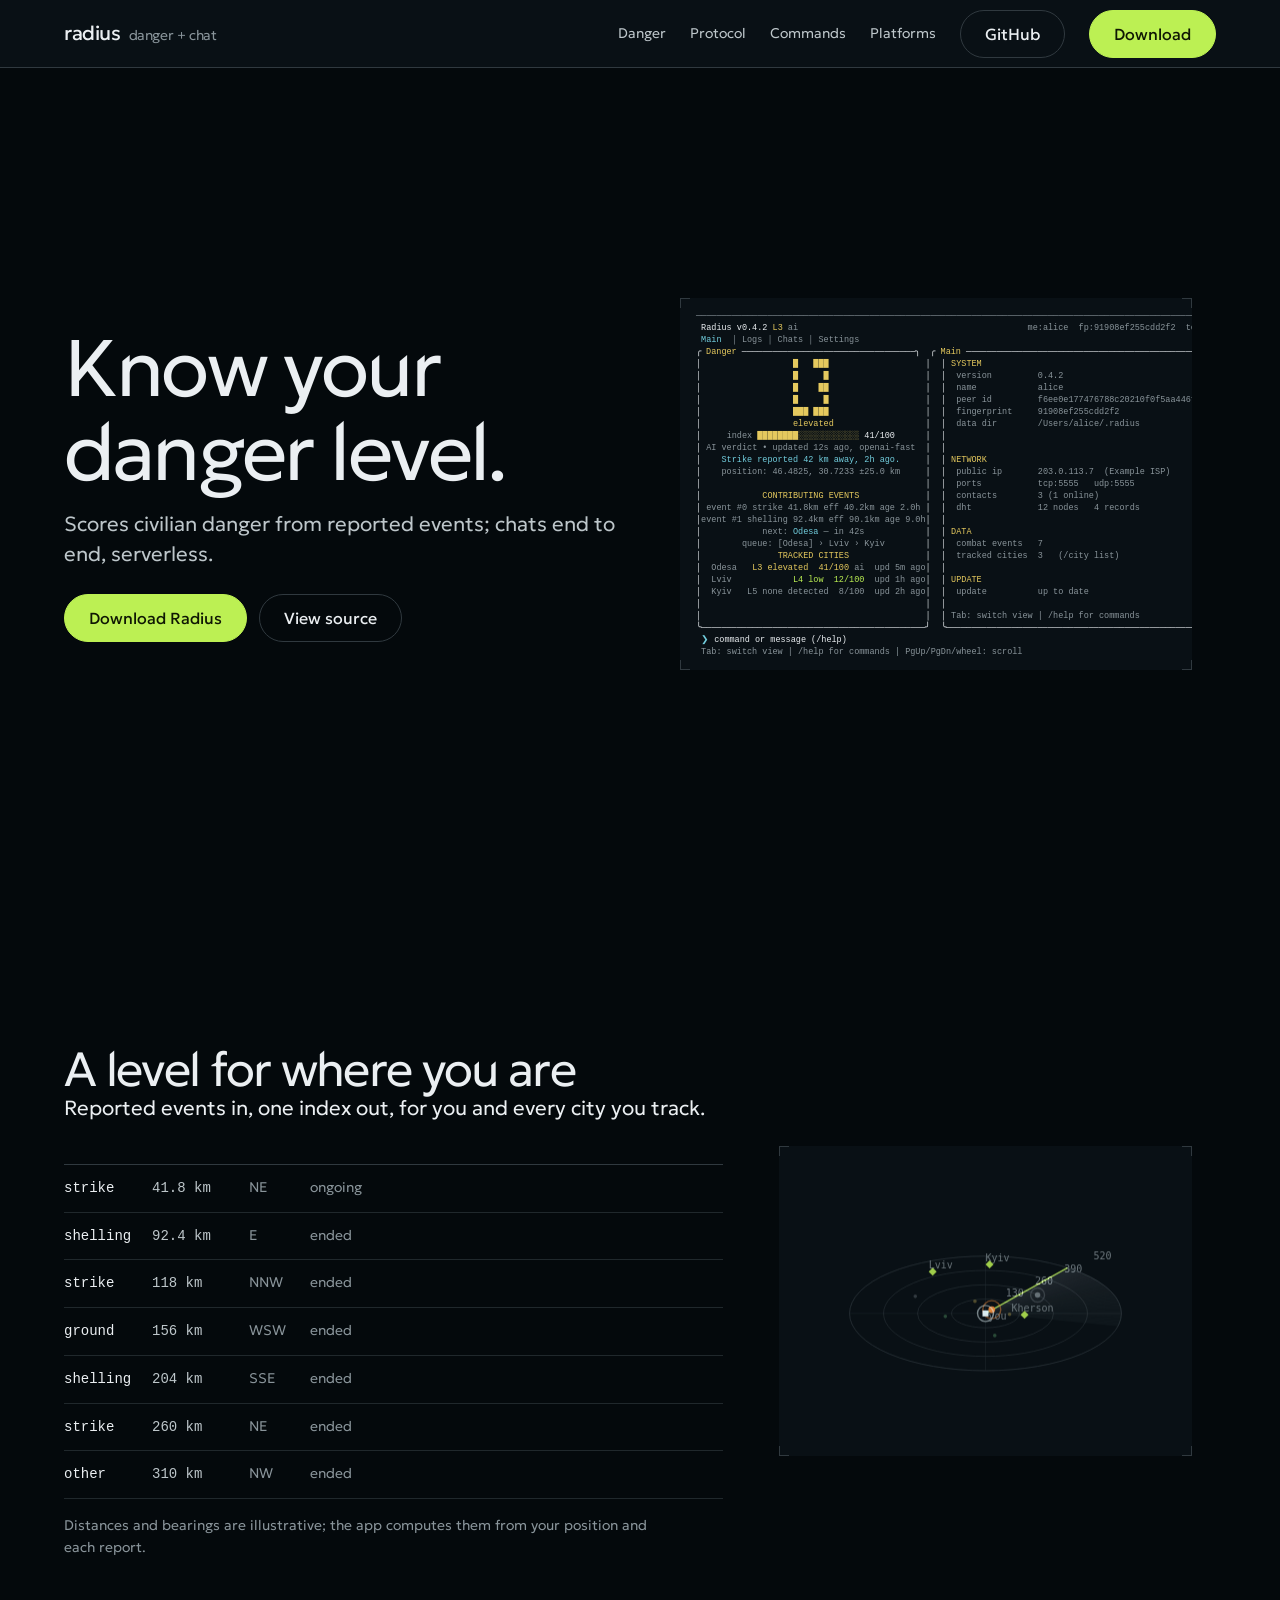
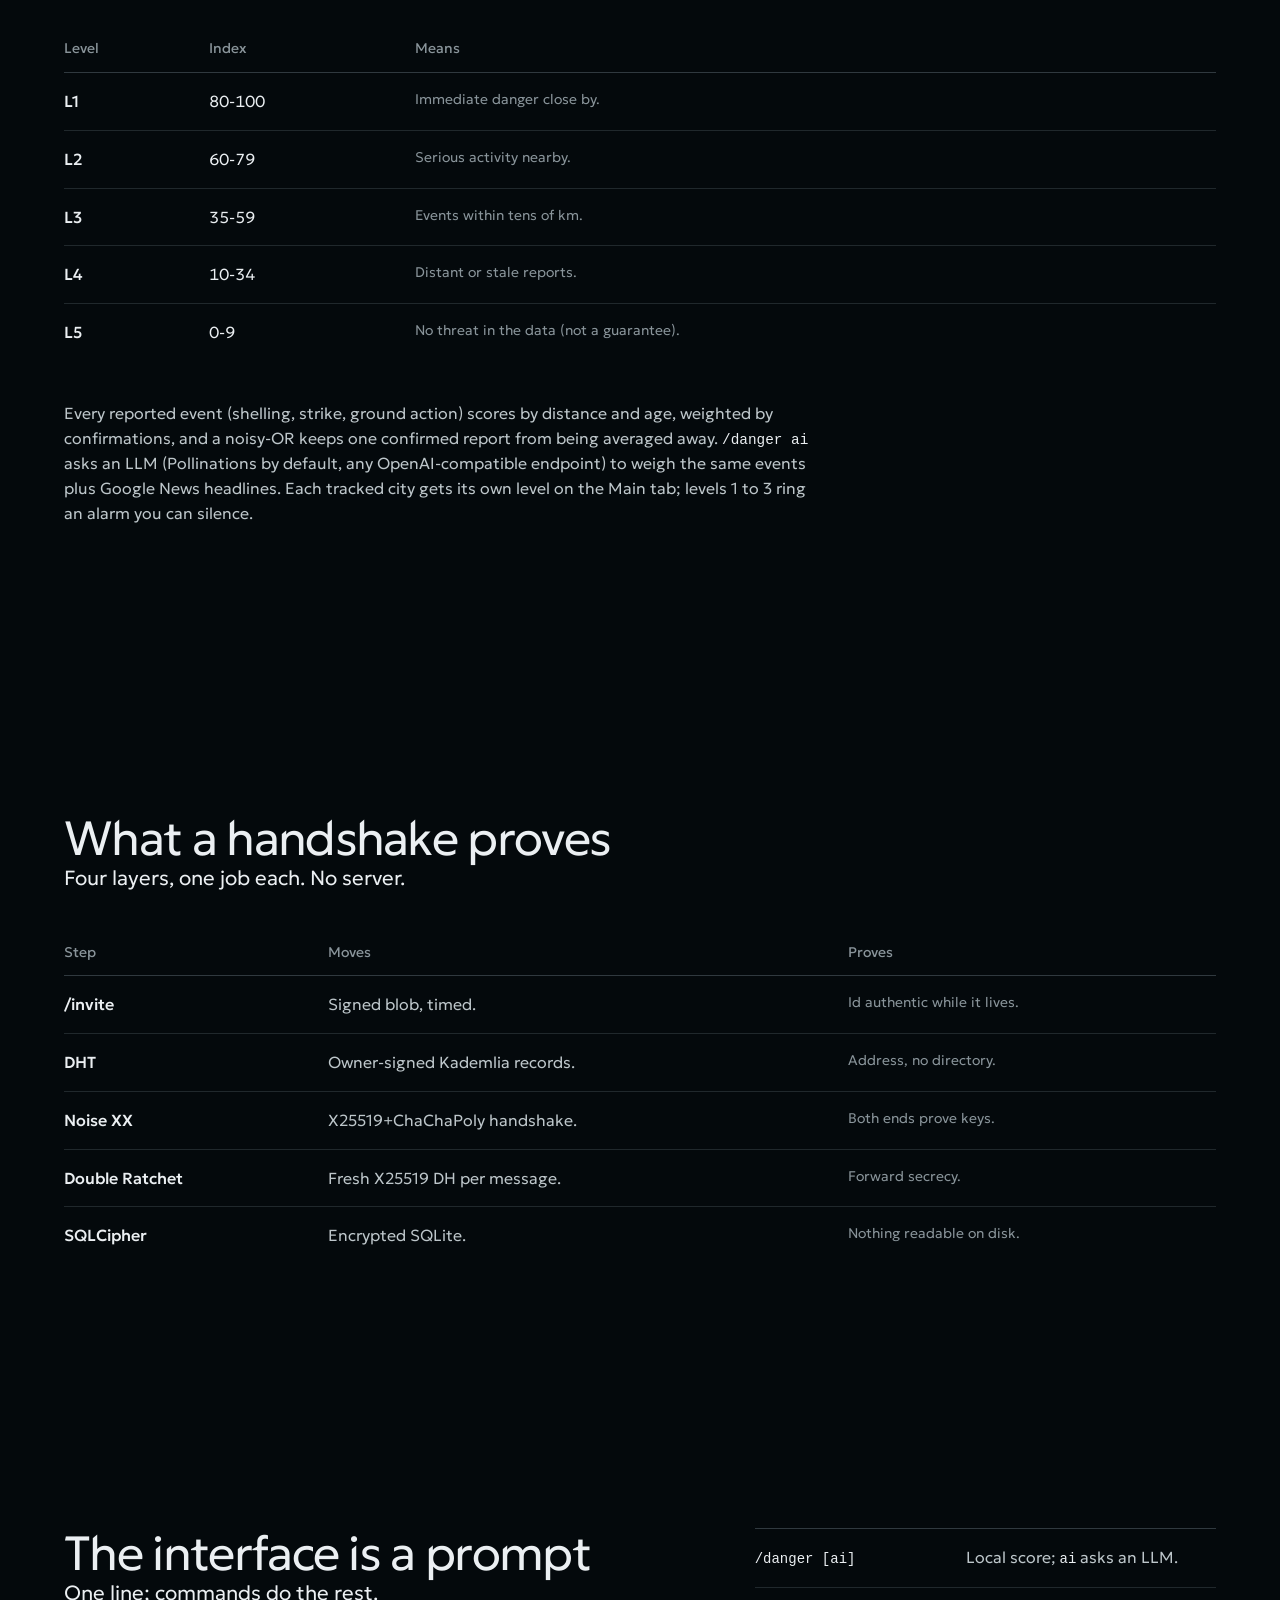
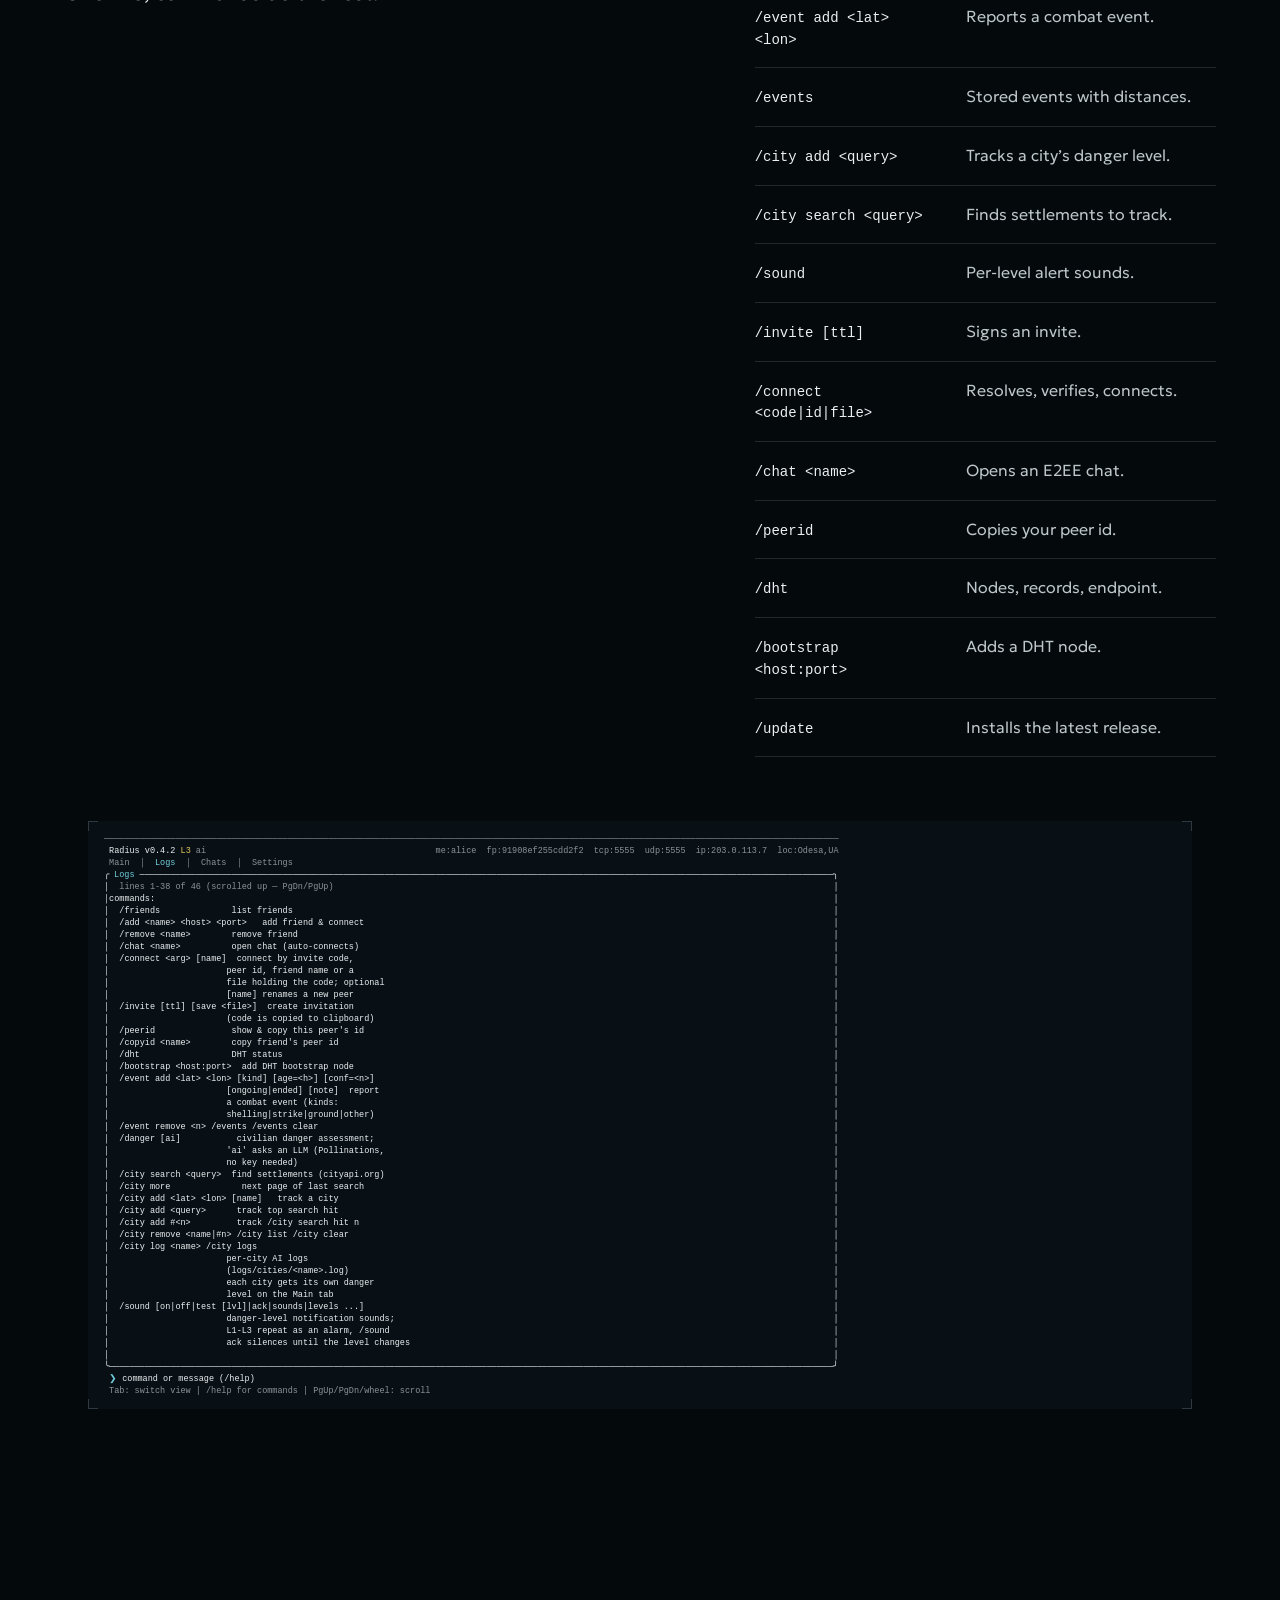
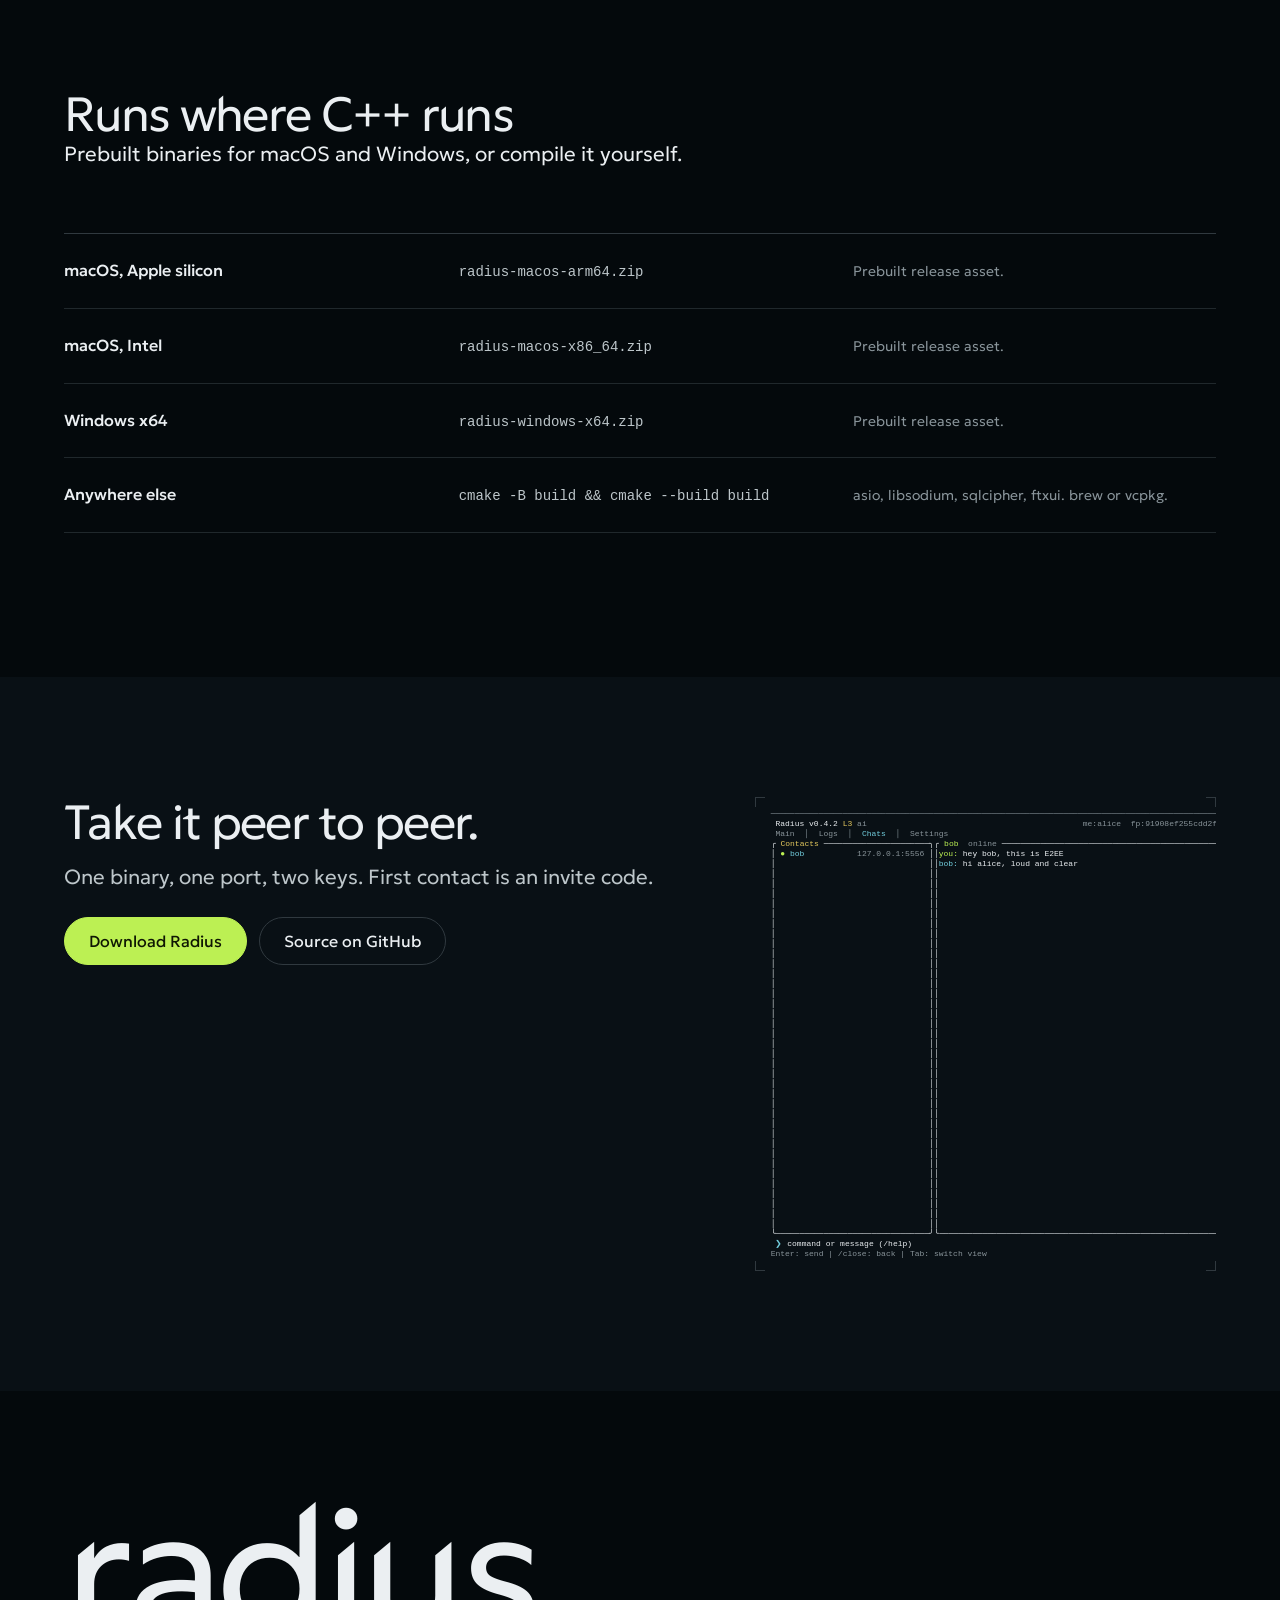
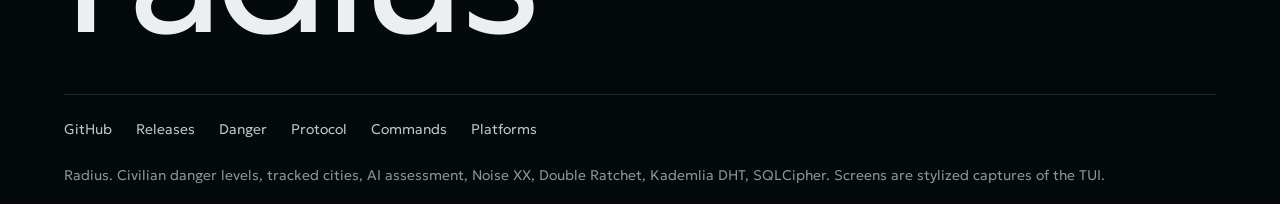
<file: landing/index.html>
<!DOCTYPE html>
<html lang="en">
<head>
<meta charset="utf-8">
<meta name="viewport" content="width=device-width, initial-scale=1">
<title>Radius: danger monitor and E2EE chat for the terminal</title>
<meta name="description" content="Radius is a terminal app that scores civilian danger from reported combat events (five levels, tracked cities, optional AI assessment) and chats end-to-end over Noise XX, Double Ratchet and a Kademlia DHT. No servers, no accounts.">
<link rel="preconnect" href="https://fonts.googleapis.com">
<link rel="preconnect" href="https://fonts.gstatic.com" crossorigin>
<link href="https://fonts.googleapis.com/css2?family=Geologica:wght,CRSV,SHRP@200..500,0,0..100&display=swap" rel="stylesheet">
<link rel="stylesheet" href="./page.css">
<script>document.documentElement.classList.add('js');</script>
</head>
<body>
<a class="skip" href="#main">Skip to content</a>

<header class="nav">
  <div class="container nav__in">
    <a class="wordmark" href="#top" aria-label="Radius, back to top">radius<small>danger + chat</small></a>
    <nav class="nav__links" aria-label="Sections">
      <a href="#danger">Danger</a>
      <a href="#protocol">Protocol</a>
      <a href="#commands">Commands</a>
      <a href="#platforms">Platforms</a>
      <a class="btn btn--line" href="https://github.com/immersedin/enB" rel="noopener">GitHub</a>
      <a class="btn" href="https://github.com/immersedin/enB/releases" rel="noopener">Download</a>
    </nav>
  </div>
</header>

<main id="main">

  <!-- ============ hero: Settled ============ -->
  <section class="hero" id="top">
    <div class="container hero__grid">
      <div class="hero__copy" data-reveal>
        <h1>Know your danger level.</h1>
        <p class="lead">Scores civilian danger from reported events; chats end to end, serverless.</p>
        <div class="actions">
          <a class="btn" href="https://github.com/immersedin/enB/releases" rel="noopener">Download Radius</a>
          <a class="btn btn--line" href="https://github.com/immersedin/enB" rel="noopener">View source</a>
        </div>
      </div>
      <div class="hero__vis" data-reveal style="--i:1">
        <canvas class="cloud" id="cloud" aria-hidden="true"></canvas>
        <figure class="shot ticks" data-slot="main" data-kind="product" data-alt="The Radius Main tab: danger level L3 elevated with index 41, tracked cities and system state">
          <pre class="scr" role="img" aria-label="Radius Main tab: danger level L3 elevated, index 41, tracked cities and system state">
<span class="k-gray">────────────────────────────────────────────────────────────────────────────────────────────────────────────────────────────────────────────────</span>
<span class="k-b"> Radius</span><span class="k-b"> v0.4.2</span><span class="k-yellow k-b"> L3</span><span class="k-gray"> ai</span>                                             <span class="k-gray">me:alice  fp:91908ef255cdd2f2  tcp:5555  udp:5555  ip:203.0.113.7  loc:Odesa,UA</span>
<span class="k-cyan k-b"> Main </span><span class="k-gray"> │ Logs │ Chats │ Settings </span>
<span class="k-b">╭</span><span class="k-yellow"> Danger </span><span class="k-b">──────────────────────────────────╮</span><span class="k-b">  </span><span class="k-b">╭</span><span class="k-yellow"> Main </span><span class="k-b">──────────────────────────────────────────────────────────────────────────────────────╮</span>
<span class="k-b">│</span>                  <span class="k-yellow k-b">█   ███</span>                   <span class="k-b">│</span><span class="k-b">  </span><span class="k-b">│</span><span class="k-yellow k-b"> SYSTEM </span>                                                                                      <span class="k-b">│</span>
<span class="k-b">│</span>                  <span class="k-yellow k-b">█     █</span>                   <span class="k-b">│</span><span class="k-b">  </span><span class="k-b">│</span><span class="k-gray">  version         0.4.2</span>                                                                       <span class="k-b">│</span>
<span class="k-b">│</span>                  <span class="k-yellow k-b">█    ██</span>                   <span class="k-b">│</span><span class="k-b">  </span><span class="k-b">│</span><span class="k-gray">  name            alice</span>                                                                       <span class="k-b">│</span>
<span class="k-b">│</span>                  <span class="k-yellow k-b">█     █</span>                   <span class="k-b">│</span><span class="k-b">  </span><span class="k-b">│</span><span class="k-gray">  peer id         f6ee0e177476788c20210f0f5aa446fc28a90d38df219405fb83ab8f036a835b</span>            <span class="k-b">│</span>
<span class="k-b">│</span>                  <span class="k-yellow k-b">███ ███</span>                   <span class="k-b">│</span><span class="k-b">  </span><span class="k-b">│</span><span class="k-gray">  fingerprint     91908ef255cdd2f2</span>                                                            <span class="k-b">│</span>
<span class="k-b">│</span>                  <span class="k-yellow k-b">elevated</span>                  <span class="k-b">│</span><span class="k-b">  </span><span class="k-b">│</span><span class="k-gray">  data dir        /Users/alice/.radius</span>                                                      <span class="k-b">│</span>
<span class="k-b">│</span>     <span class="k-gray">index </span><span class="k-yellow">████████░░░░░░░░░░░░</span><span class="k-b"> 41/100</span>      <span class="k-b">│</span><span class="k-b">  </span><span class="k-b">│</span>                                                                                              <span class="k-b">│</span>
<span class="k-b">│</span> <span class="k-gray">AI verdict • updated 12s ago, openai-fast</span>  <span class="k-b">│</span><span class="k-b">  </span><span class="k-b">│</span>                                                                                              <span class="k-b">│</span>
<span class="k-b">│</span>    <span class="k-cyan">Strike reported 42 km away, 2h ago.</span>     <span class="k-b">│</span><span class="k-b">  </span><span class="k-b">│</span><span class="k-yellow k-b"> NETWORK </span>                                                                                     <span class="k-b">│</span>
<span class="k-b">│</span>    <span class="k-gray">position: 46.4825, 30.7233 ±25.0 km</span>     <span class="k-b">│</span><span class="k-b">  </span><span class="k-b">│</span><span class="k-gray">  public ip       203.0.113.7  (Example ISP)</span>                                                  <span class="k-b">│</span>
<span class="k-b">│</span>                                            <span class="k-b">│</span><span class="k-b">  </span><span class="k-b">│</span><span class="k-gray">  ports           tcp:5555   udp:5555</span>                                                         <span class="k-b">│</span>
<span class="k-b">│</span>            <span class="k-yellow k-b">CONTRIBUTING EVENTS</span>             <span class="k-b">│</span><span class="k-b">  </span><span class="k-b">│</span><span class="k-gray">  contacts        3 (1 online)</span>                                                                <span class="k-b">│</span>
<span class="k-b">│</span> <span class="k-gray">event #0 strike 41.8km eff 40.2km age 2.0h</span> <span class="k-b">│</span><span class="k-b">  </span><span class="k-b">│</span><span class="k-gray">  dht             12 nodes   4 records</span>                                                        <span class="k-b">│</span>
<span class="k-b">│</span><span class="k-gray">event #1 shelling 92.4km eff 90.1km age 9.0h</span><span class="k-b">│</span><span class="k-b">  </span><span class="k-b">│</span>                                                                                              <span class="k-b">│</span>
<span class="k-b">│</span>            <span class="k-gray">next: </span><span class="k-cyan k-b">Odesa</span><span class="k-gray"> — in 42s</span>            <span class="k-b">│</span><span class="k-b">  </span><span class="k-b">│</span><span class="k-yellow k-b"> DATA </span>                                                                                        <span class="k-b">│</span>
<span class="k-b">│</span>        <span class="k-gray">queue: [Odesa] › Lviv › Kyiv</span>        <span class="k-b">│</span><span class="k-b">  </span><span class="k-b">│</span><span class="k-gray">  combat events   7</span>                                                                           <span class="k-b">│</span>
<span class="k-b">│</span>               <span class="k-yellow k-b">TRACKED CITIES</span>               <span class="k-b">│</span><span class="k-b">  </span><span class="k-b">│</span><span class="k-gray">  tracked cities  3   (/city list)</span>                                                            <span class="k-b">│</span>
<span class="k-b">│</span><span class="k-gray">  Odesa</span>   <span class="k-yellow k-b">L3 elevated  41/100</span><span class="k-gray"> ai  upd 5m ago</span><span class="k-b">│</span><span class="k-b">  </span><span class="k-b">│</span>                                                                                              <span class="k-b">│</span>
<span class="k-b">│</span><span class="k-gray">  Lviv</span>            <span class="k-green k-b">L4 low  12/100</span><span class="k-gray">  upd 1h ago</span><span class="k-b">│</span><span class="k-b">  </span><span class="k-b">│</span><span class="k-yellow k-b"> UPDATE </span>                                                                                      <span class="k-b">│</span>
<span class="k-b">│</span><span class="k-gray">  Kyiv</span>   <span class="k-gray k-b">L5 none detected  8/100</span><span class="k-gray">  upd 2h ago</span><span class="k-b">│</span><span class="k-b">  </span><span class="k-b">│</span><span class="k-gray">  update          up to date</span>                                                                  <span class="k-b">│</span>
<span class="k-b">│</span>                                            <span class="k-b">│</span><span class="k-b">  </span><span class="k-b">│</span>                                                                                              <span class="k-b">│</span>
<span class="k-b">│</span>                                            <span class="k-b">│</span><span class="k-b">  </span><span class="k-b">│</span><span class="k-gray"> Tab: switch view | /help for commands</span>                                                    <span class="k-b">│</span>
<span class="k-b">╰</span><span class="k-b">────────────────────────────────────────────╯</span><span class="k-b">  </span><span class="k-b">╰</span><span class="k-b">──────────────────────────────────────────────────────────────────────────────────────────────╯</span>
<span class="k-cyan k-b"> ❯ </span><span class="k-b">command or message (/help)</span>
<span class="k-gray"> Tab: switch view | /help for commands | PgUp/PgDn/wheel: scroll</span>
</pre>
        </figure>
      </div>
    </div>
  </section>

  <!-- ============ danger: radar + levels ============ -->
  <section class="section" id="danger">
    <div class="container grid-12">
      <div class="head-block" data-reveal>
        <h2>A level for where you are</h2>
        <p class="lead">Reported events in, one index out, for you and every city you track.</p>
        <ol class="radar-list">
          <li><span class="rk">strike</span><span class="rd">41.8 km</span><span class="rb">NE</span><span class="rn">ongoing</span></li>
          <li><span class="rk">shelling</span><span class="rd">92.4 km</span><span class="rb">E</span><span class="rn">ended</span></li>
          <li><span class="rk">strike</span><span class="rd">118 km</span><span class="rb">NNW</span><span class="rn">ended</span></li>
          <li><span class="rk">ground</span><span class="rd">156 km</span><span class="rb">WSW</span><span class="rn">ended</span></li>
          <li><span class="rk">shelling</span><span class="rd">204 km</span><span class="rb">SSE</span><span class="rn">ended</span></li>
          <li><span class="rk">strike</span><span class="rd">260 km</span><span class="rb">NE</span><span class="rn">ended</span></li>
          <li><span class="rk">other</span><span class="rd">310 km</span><span class="rb">NW</span><span class="rn">ended</span></li>
        </ol>
        <p class="radar-note">Distances and bearings are illustrative; the app computes them from your position and each report.</p>
      </div>
      <div class="body-block" data-reveal style="--i:1">
        <figure class="shot ticks radar-fig">
          <div class="radar-screen"><canvas class="radar" id="radar" aria-hidden="true"></canvas></div>
        </figure>
      </div>
    </div>
    <div class="container" style="margin-top: var(--space-2xl);" data-reveal>
      <table class="ptable lvls">
          <thead>
            <tr><th>Level</th><th>Index</th><th>Means</th></tr>
          </thead>
          <tbody>
            <tr>
              <td class="step lv-1">L1</td>
              <td class="num">80-100</td>
              <td class="proves">Immediate danger close by.</td>
            </tr>
            <tr>
              <td class="step lv-2">L2</td>
              <td class="num">60-79</td>
              <td class="proves">Serious activity nearby.</td>
            </tr>
            <tr>
              <td class="step lv-3">L3</td>
              <td class="num">35-59</td>
              <td class="proves">Events within tens of km.</td>
            </tr>
            <tr>
              <td class="step lv-4">L4</td>
              <td class="num">10-34</td>
              <td class="proves">Distant or stale reports.</td>
            </tr>
            <tr>
              <td class="step lv-5">L5</td>
              <td class="num">0-9</td>
              <td class="proves">No threat in the data (not a guarantee).</td>
            </tr>
          </tbody>
        </table>
        <p class="lvls-note">Every reported event (shelling, strike, ground action) scores by distance and age, weighted by confirmations, and a noisy-OR keeps one confirmed report from being averaged away. <code>/danger ai</code> asks an LLM (Pollinations by default, any OpenAI-compatible endpoint) to weigh the same events plus Google News headlines. Each tracked city gets its own level on the Main tab; levels 1 to 3 ring an alarm you can silence.</p>
    </div>
  </section>

  <!-- ============ protocol: table ============ -->
  <section class="section" id="protocol">
    <div class="container grid-12">
      <div class="head-block" data-reveal>
        <h2>What a handshake proves</h2>
        <p class="lead">Four layers, one job each. No server.</p>
      </div>
      <div class="body-block--full" data-reveal style="--i:1">
        <table class="ptable">
          <thead>
            <tr><th>Step</th><th>Moves</th><th>Proves</th></tr>
          </thead>
          <tbody>
            <tr>
              <td class="step">/invite</td>
              <td class="what">Signed blob, timed.</td>
              <td class="proves">Id authentic while it lives.</td>
            </tr>
            <tr>
              <td class="step">DHT</td>
              <td class="what">Owner-signed Kademlia records.</td>
              <td class="proves">Address, no directory.</td>
            </tr>
            <tr>
              <td class="step">Noise XX</td>
              <td class="what">X25519+ChaChaPoly handshake.</td>
              <td class="proves">Both ends prove keys.</td>
            </tr>
            <tr>
              <td class="step">Double Ratchet</td>
              <td class="what">Fresh X25519 DH per message.</td>
              <td class="proves">Forward secrecy.</td>
            </tr>
            <tr>
              <td class="step">SQLCipher</td>
              <td class="what">Encrypted SQLite.</td>
              <td class="proves">Nothing readable on disk.</td>
            </tr>
          </tbody>
        </table>
      </div>
    </div>
  </section>

  <!-- ============ commands: split ============ -->
  <section class="section section--tight" id="commands">
    <div class="container grid-12 split">
      <div class="head-block" data-reveal>
        <h2>The interface is a prompt</h2>
        <p class="lead">One line; commands do the rest.</p>
      </div>
      <div class="body-block" data-reveal style="--i:1">
        <div class="cmds">
          <div class="cmd"><code>/danger [ai]</code><p>Local score; <code>ai</code> asks an LLM.</p></div>
          <div class="cmd"><code>/event add &lt;lat&gt; &lt;lon&gt;</code><p>Reports a combat event.</p></div>
          <div class="cmd"><code>/events</code><p>Stored events with distances.</p></div>
          <div class="cmd"><code>/city add &lt;query&gt;</code><p>Tracks a city’s danger level.</p></div>
          <div class="cmd"><code>/city search &lt;query&gt;</code><p>Finds settlements to track.</p></div>
          <div class="cmd"><code>/sound</code><p>Per-level alert sounds.</p></div>
          <div class="cmd"><code>/invite [ttl]</code><p>Signs an invite.</p></div>
          <div class="cmd"><code>/connect &lt;code|id|file&gt;</code><p>Resolves, verifies, connects.</p></div>
          <div class="cmd"><code>/chat &lt;name&gt;</code><p>Opens an E2EE chat.</p></div>
          <div class="cmd"><code>/peerid</code><p>Copies your peer id.</p></div>
          <div class="cmd"><code>/dht</code><p>Nodes, records, endpoint.</p></div>
          <div class="cmd"><code>/bootstrap &lt;host:port&gt;</code><p>Adds a DHT node.</p></div>
          <div class="cmd"><code>/update</code><p>Installs the latest release.</p></div>
        </div>
      </div>
    </div>
    <div class="container" style="margin-top: var(--space-2xl);">
      <figure class="shot ticks" data-slot="help" data-kind="product" data-alt="The Radius console listing every slash command" data-reveal>
        <pre class="scr" role="img" aria-label="Radius Logs tab listing every slash command">
<span class="k-gray">────────────────────────────────────────────────────────────────────────────────────────────────────────────────────────────────────────────────</span>
<span class="k-b"> Radius</span><span class="k-b"> v0.4.2</span><span class="k-yellow k-b"> L3</span><span class="k-gray"> ai</span>                                             <span class="k-gray">me:alice  fp:91908ef255cdd2f2  tcp:5555  udp:5555  ip:203.0.113.7  loc:Odesa,UA</span>
<span class="k-gray"> Main </span><span class="k-gray"> │ </span><span class="k-cyan k-b"> Logs </span><span class="k-gray"> │ </span><span class="k-gray"> Chats </span><span class="k-gray"> │ </span><span class="k-gray"> Settings </span>                                                                                                          
<span class="k-b">╭</span><span class="k-cyan"> Logs </span><span class="k-b">────────────────────────────────────────────────────────────────────────────────────────────────────────────────────────────────────────╮</span>
<span class="k-b">│</span><span class="k-gray">  lines 1-38 of 46 (scrolled up — PgDn/PgUp)                                                                                                  </span><span class="k-b">│</span>
<span class="k-b">│</span><span class="k-b">commands:                                                                                                                                     </span><span class="k-b">│</span>
<span class="k-b">│</span><span class="k-b">  /friends              list friends                                                                                                          </span><span class="k-b">│</span>
<span class="k-b">│</span><span class="k-b">  /add &lt;name&gt; &lt;host&gt; &lt;port&gt;   add friend &amp; connect                                                                                            </span><span class="k-b">│</span>
<span class="k-b">│</span><span class="k-b">  /remove &lt;name&gt;        remove friend                                                                                                         </span><span class="k-b">│</span>
<span class="k-b">│</span><span class="k-b">  /chat &lt;name&gt;          open chat (auto-connects)                                                                                             </span><span class="k-b">│</span>
<span class="k-b">│</span><span class="k-b">  /connect &lt;arg&gt; [name]  connect by invite code,                                                                                              </span><span class="k-b">│</span>
<span class="k-b">│</span><span class="k-b">                       peer id, friend name or a                                                                                              </span><span class="k-b">│</span>
<span class="k-b">│</span><span class="k-b">                       file holding the code; optional                                                                                        </span><span class="k-b">│</span>
<span class="k-b">│</span><span class="k-b">                       [name] renames a new peer                                                                                              </span><span class="k-b">│</span>
<span class="k-b">│</span><span class="k-b">  /invite [ttl] [save &lt;file&gt;]  create invitation                                                                                              </span><span class="k-b">│</span>
<span class="k-b">│</span><span class="k-b">                       (code is copied to clipboard)                                                                                          </span><span class="k-b">│</span>
<span class="k-b">│</span><span class="k-b">  /peerid               show &amp; copy this peer's id                                                                                            </span><span class="k-b">│</span>
<span class="k-b">│</span><span class="k-b">  /copyid &lt;name&gt;        copy friend's peer id                                                                                                 </span><span class="k-b">│</span>
<span class="k-b">│</span><span class="k-b">  /dht                  DHT status                                                                                                            </span><span class="k-b">│</span>
<span class="k-b">│</span><span class="k-b">  /bootstrap &lt;host:port&gt;  add DHT bootstrap node                                                                                              </span><span class="k-b">│</span>
<span class="k-b">│</span><span class="k-b">  /event add &lt;lat&gt; &lt;lon&gt; [kind] [age=&lt;h&gt;] [conf=&lt;n&gt;]                                                                                          </span><span class="k-b">│</span>
<span class="k-b">│</span><span class="k-b">                       [ongoing|ended] [note]  report                                                                                         </span><span class="k-b">│</span>
<span class="k-b">│</span><span class="k-b">                       a combat event (kinds:                                                                                                 </span><span class="k-b">│</span>
<span class="k-b">│</span><span class="k-b">                       shelling|strike|ground|other)                                                                                          </span><span class="k-b">│</span>
<span class="k-b">│</span><span class="k-b">  /event remove &lt;n&gt; /events /events clear                                                                                                     </span><span class="k-b">│</span>
<span class="k-b">│</span><span class="k-b">  /danger [ai]           civilian danger assessment;                                                                                          </span><span class="k-b">│</span>
<span class="k-b">│</span><span class="k-b">                       'ai' asks an LLM (Pollinations,                                                                                        </span><span class="k-b">│</span>
<span class="k-b">│</span><span class="k-b">                       no key needed)                                                                                                         </span><span class="k-b">│</span>
<span class="k-b">│</span><span class="k-b">  /city search &lt;query&gt;  find settlements (cityapi.org)                                                                                        </span><span class="k-b">│</span>
<span class="k-b">│</span><span class="k-b">  /city more              next page of last search                                                                                            </span><span class="k-b">│</span>
<span class="k-b">│</span><span class="k-b">  /city add &lt;lat&gt; &lt;lon&gt; [name]   track a city                                                                                                 </span><span class="k-b">│</span>
<span class="k-b">│</span><span class="k-b">  /city add &lt;query&gt;      track top search hit                                                                                                 </span><span class="k-b">│</span>
<span class="k-b">│</span><span class="k-b">  /city add #&lt;n&gt;         track /city search hit n                                                                                             </span><span class="k-b">│</span>
<span class="k-b">│</span><span class="k-b">  /city remove &lt;name|#n&gt; /city list /city clear                                                                                               </span><span class="k-b">│</span>
<span class="k-b">│</span><span class="k-b">  /city log &lt;name&gt; /city logs                                                                                                                 </span><span class="k-b">│</span>
<span class="k-b">│</span><span class="k-b">                       per-city AI logs                                                                                                       </span><span class="k-b">│</span>
<span class="k-b">│</span><span class="k-b">                       (logs/cities/&lt;name&gt;.log)                                                                                               </span><span class="k-b">│</span>
<span class="k-b">│</span><span class="k-b">                       each city gets its own danger                                                                                          </span><span class="k-b">│</span>
<span class="k-b">│</span><span class="k-b">                       level on the Main tab                                                                                                  </span><span class="k-b">│</span>
<span class="k-b">│</span><span class="k-b">  /sound [on|off|test [lvl]|ack|sounds|levels ...]                                                                                            </span><span class="k-b">│</span>
<span class="k-b">│</span><span class="k-b">                       danger-level notification sounds;                                                                                      </span><span class="k-b">│</span>
<span class="k-b">│</span><span class="k-b">                       L1-L3 repeat as an alarm, /sound                                                                                       </span><span class="k-b">│</span>
<span class="k-b">│</span><span class="k-b">                       ack silences until the level changes                                                                                   </span><span class="k-b">│</span>
<span class="k-b">│</span><span class="k-b">                                                                                                                                              </span><span class="k-b">│</span>
<span class="k-b">╰</span><span class="k-b">──────────────────────────────────────────────────────────────────────────────────────────────────────────────────────────────────────────────╯</span>
<span class="k-cyan k-b"> ❯ </span><span class="k-b">command or message (/help)</span>
<span class="k-gray"> Tab: switch view | /help for commands | PgUp/PgDn/wheel: scroll</span>
</pre>
      </figure>
    </div>
  </section>

  <!-- ============ platforms: rows ============ -->
  <section class="section" id="platforms">
    <div class="container">
      <div class="head-block" data-reveal style="max-width: 60ch;">
        <h2>Runs where C++ runs</h2>
        <p class="lead">Prebuilt binaries for macOS and Windows, or compile it yourself.</p>
      </div>
      <div style="margin-top: var(--space-2xl);" data-reveal>
        <div class="plats">
          <div class="plat">
            <div class="plat__name">macOS, Apple silicon</div>
            <div class="plat__artifact">radius-macos-arm64.zip</div>
            <div class="plat__need">Prebuilt release asset.</div>
          </div>
          <div class="plat">
            <div class="plat__name">macOS, Intel</div>
            <div class="plat__artifact">radius-macos-x86_64.zip</div>
            <div class="plat__need">Prebuilt release asset.</div>
          </div>
          <div class="plat">
            <div class="plat__name">Windows x64</div>
            <div class="plat__artifact">radius-windows-x64.zip</div>
            <div class="plat__need">Prebuilt release asset.</div>
          </div>
          <div class="plat">
            <div class="plat__name">Anywhere else</div>
            <div class="plat__artifact">cmake -B build &amp;&amp; cmake --build build</div>
            <div class="plat__need">asio, libsodium, sqlcipher, ftxui. brew or vcpkg.</div>
          </div>
        </div>
      </div>
    </div>
  </section>

  <!-- ============ close: band ============ -->
  <section class="band">
    <div class="container grid-12 close">
      <div class="head-block" data-reveal>
        <h2>Take it peer to peer.</h2>
        <p class="lead">One binary, one port, two keys. First contact is an invite code.</p>
        <div class="actions">
          <a class="btn" href="https://github.com/immersedin/enB/releases" rel="noopener">Download Radius</a>
          <a class="btn btn--line" href="https://github.com/immersedin/enB" rel="noopener">Source on GitHub</a>
        </div>
      </div>
      <div class="body-block" data-reveal style="--i:1">
        <figure class="shot ticks" data-slot="chat" data-kind="product" data-alt="The Radius Chats tab: bob online, two end-to-end encrypted messages exchanged">
          <pre class="scr" role="img" aria-label="Radius Chats tab: bob online, two end-to-end encrypted messages exchanged">
<span class="k-gray">────────────────────────────────────────────────────────────────────────────────────────────────────────────────────────────────────────────────</span>
<span class="k-b"> Radius</span><span class="k-b"> v0.4.2</span><span class="k-yellow k-b"> L3</span><span class="k-gray"> ai</span>                                             <span class="k-gray">me:alice  fp:91908ef255cdd2f2  tcp:5555  udp:5555  ip:203.0.113.7  loc:Odesa,UA</span>
<span class="k-gray"> Main </span><span class="k-gray"> │ </span><span class="k-gray"> Logs </span><span class="k-gray"> │ </span><span class="k-cyan k-b"> Chats </span><span class="k-gray"> │ </span><span class="k-gray"> Settings </span>                                                                                                          
<span class="k-b">╭</span><span class="k-yellow"> Contacts </span><span class="k-b">──────────────────────╮</span><span class="k-b">╭</span><span class="k-green k-b"> bob </span><span class="k-gray"> online </span><span class="k-b">───────────────────────────────────────────────────────────────────────────────────────────────╮</span>
<span class="k-b">│</span> <span class="k-green">● </span><span class="k-cyan k-b">bob</span>           <span class="k-gray">127.0.0.1:5556</span> <span class="k-b">│</span><span class="k-b">│</span><span class="k-green k-b">you: </span><span class="k-b">hey bob, this is E2EE</span>                                                                               <span class="k-b">│</span>
<span class="k-b">│</span><span class="k-b">                                </span><span class="k-b">│</span><span class="k-b">│</span><span class="k-cyan k-b">bob: </span><span class="k-b">hi alice, loud and clear</span>                                                                               <span class="k-b">│</span>
<span class="k-b">│</span><span class="k-b">                                </span><span class="k-b">│</span><span class="k-b">│</span><span class="k-b">                                                                                                            </span><span class="k-b">│</span>
<span class="k-b">│</span><span class="k-b">                                </span><span class="k-b">│</span><span class="k-b">│</span><span class="k-b">                                                                                                            </span><span class="k-b">│</span>
<span class="k-b">│</span><span class="k-b">                                </span><span class="k-b">│</span><span class="k-b">│</span><span class="k-b">                                                                                                            </span><span class="k-b">│</span>
<span class="k-b">│</span><span class="k-b">                                </span><span class="k-b">│</span><span class="k-b">│</span><span class="k-b">                                                                                                            </span><span class="k-b">│</span>
<span class="k-b">│</span><span class="k-b">                                </span><span class="k-b">│</span><span class="k-b">│</span><span class="k-b">                                                                                                            </span><span class="k-b">│</span>
<span class="k-b">│</span><span class="k-b">                                </span><span class="k-b">│</span><span class="k-b">│</span><span class="k-b">                                                                                                            </span><span class="k-b">│</span>
<span class="k-b">│</span><span class="k-b">                                </span><span class="k-b">│</span><span class="k-b">│</span><span class="k-b">                                                                                                            </span><span class="k-b">│</span>
<span class="k-b">│</span><span class="k-b">                                </span><span class="k-b">│</span><span class="k-b">│</span><span class="k-b">                                                                                                            </span><span class="k-b">│</span>
<span class="k-b">│</span><span class="k-b">                                </span><span class="k-b">│</span><span class="k-b">│</span><span class="k-b">                                                                                                            </span><span class="k-b">│</span>
<span class="k-b">│</span><span class="k-b">                                </span><span class="k-b">│</span><span class="k-b">│</span><span class="k-b">                                                                                                            </span><span class="k-b">│</span>
<span class="k-b">│</span><span class="k-b">                                </span><span class="k-b">│</span><span class="k-b">│</span><span class="k-b">                                                                                                            </span><span class="k-b">│</span>
<span class="k-b">│</span><span class="k-b">                                </span><span class="k-b">│</span><span class="k-b">│</span><span class="k-b">                                                                                                            </span><span class="k-b">│</span>
<span class="k-b">│</span><span class="k-b">                                </span><span class="k-b">│</span><span class="k-b">│</span><span class="k-b">                                                                                                            </span><span class="k-b">│</span>
<span class="k-b">│</span><span class="k-b">                                </span><span class="k-b">│</span><span class="k-b">│</span><span class="k-b">                                                                                                            </span><span class="k-b">│</span>
<span class="k-b">│</span><span class="k-b">                                </span><span class="k-b">│</span><span class="k-b">│</span><span class="k-b">                                                                                                            </span><span class="k-b">│</span>
<span class="k-b">│</span><span class="k-b">                                </span><span class="k-b">│</span><span class="k-b">│</span><span class="k-b">                                                                                                            </span><span class="k-b">│</span>
<span class="k-b">│</span><span class="k-b">                                </span><span class="k-b">│</span><span class="k-b">│</span><span class="k-b">                                                                                                            </span><span class="k-b">│</span>
<span class="k-b">│</span><span class="k-b">                                </span><span class="k-b">│</span><span class="k-b">│</span><span class="k-b">                                                                                                            </span><span class="k-b">│</span>
<span class="k-b">│</span><span class="k-b">                                </span><span class="k-b">│</span><span class="k-b">│</span><span class="k-b">                                                                                                            </span><span class="k-b">│</span>
<span class="k-b">│</span><span class="k-b">                                </span><span class="k-b">│</span><span class="k-b">│</span><span class="k-b">                                                                                                            </span><span class="k-b">│</span>
<span class="k-b">│</span><span class="k-b">                                </span><span class="k-b">│</span><span class="k-b">│</span><span class="k-b">                                                                                                            </span><span class="k-b">│</span>
<span class="k-b">│</span><span class="k-b">                                </span><span class="k-b">│</span><span class="k-b">│</span><span class="k-b">                                                                                                            </span><span class="k-b">│</span>
<span class="k-b">│</span><span class="k-b">                                </span><span class="k-b">│</span><span class="k-b">│</span><span class="k-b">                                                                                                            </span><span class="k-b">│</span>
<span class="k-b">│</span><span class="k-b">                                </span><span class="k-b">│</span><span class="k-b">│</span><span class="k-b">                                                                                                            </span><span class="k-b">│</span>
<span class="k-b">│</span><span class="k-b">                                </span><span class="k-b">│</span><span class="k-b">│</span><span class="k-b">                                                                                                            </span><span class="k-b">│</span>
<span class="k-b">│</span><span class="k-b">                                </span><span class="k-b">│</span><span class="k-b">│</span><span class="k-b">                                                                                                            </span><span class="k-b">│</span>
<span class="k-b">│</span><span class="k-b">                                </span><span class="k-b">│</span><span class="k-b">│</span><span class="k-b">                                                                                                            </span><span class="k-b">│</span>
<span class="k-b">│</span><span class="k-b">                                </span><span class="k-b">│</span><span class="k-b">│</span><span class="k-b">                                                                                                            </span><span class="k-b">│</span>
<span class="k-b">│</span><span class="k-b">                                </span><span class="k-b">│</span><span class="k-b">│</span><span class="k-b">                                                                                                            </span><span class="k-b">│</span>
<span class="k-b">│</span><span class="k-b">                                </span><span class="k-b">│</span><span class="k-b">│</span><span class="k-b">                                                                                                            </span><span class="k-b">│</span>
<span class="k-b">│</span><span class="k-b">                                </span><span class="k-b">│</span><span class="k-b">│</span><span class="k-b">                                                                                                            </span><span class="k-b">│</span>
<span class="k-b">│</span><span class="k-b">                                </span><span class="k-b">│</span><span class="k-b">│</span><span class="k-b">                                                                                                            </span><span class="k-b">│</span>
<span class="k-b">│</span><span class="k-b">                                </span><span class="k-b">│</span><span class="k-b">│</span><span class="k-b">                                                                                                            </span><span class="k-b">│</span>
<span class="k-b">│</span><span class="k-b">                                </span><span class="k-b">│</span><span class="k-b">│</span><span class="k-b">                                                                                                            </span><span class="k-b">│</span>
<span class="k-b">│</span><span class="k-b">                                </span><span class="k-b">│</span><span class="k-b">│</span><span class="k-b">                                                                                                            </span><span class="k-b">│</span>
<span class="k-b">│</span><span class="k-b">                                </span><span class="k-b">│</span><span class="k-b">│</span><span class="k-b">                                                                                                            </span><span class="k-b">│</span>
<span class="k-b">╰</span><span class="k-b">────────────────────────────────╯</span><span class="k-b">╰</span><span class="k-b">────────────────────────────────────────────────────────────────────────────────────────────────────────────╯</span>
<span class="k-cyan k-b"> ❯ </span><span class="k-b">command or message (/help)</span>
<span class="k-gray">Enter: send | /close: back | Tab: switch view</span>
</pre>
        </figure>
      </div>
    </div>
  </section>

</main>

<footer>
  <div class="container">
    <p class="mast">radius</p>
    <div class="foot-links">
      <a href="https://github.com/immersedin/enB" rel="noopener">GitHub</a>
      <a href="https://github.com/immersedin/enB/releases" rel="noopener">Releases</a>
      <a href="#danger">Danger</a>
      <a href="#protocol">Protocol</a>
      <a href="#commands">Commands</a>
      <a href="#platforms">Platforms</a>
    </div>
    <p class="foot-note">Radius. Civilian danger levels, tracked cities, AI assessment, Noise XX, Double Ratchet, Kademlia DHT, SQLCipher. Screens are stylized captures of the TUI.</p>
  </div>
</footer>

<script src="./cloud.js" defer></script>
<script src="./radar.js" defer></script>
<script>
window.hallmarkSlots = (m) => { for (const [k, v] of Object.entries(m)) { const s = document.querySelector(`[data-slot="${k}"]`); if (!s) continue; const im = new Image(); im.src = typeof v === 'string' ? v : v.src; im.alt = (typeof v === 'object' && v.alt) || s.dataset.alt || ''; s.querySelectorAll(':scope > img').forEach((o) => o.remove()); s.prepend(im); } };
document.querySelectorAll('[data-slot] img').forEach((i) => { if (i.complete && !i.naturalWidth) i.remove(); else i.addEventListener('error', () => i.remove(), { once: true }); });

const io = new IntersectionObserver((es) => es.forEach((e) => { if (e.isIntersecting) { e.target.classList.add('is-in'); io.unobserve(e.target); } }), { rootMargin: '0px 0px -10% 0px' });
document.querySelectorAll('[data-reveal]').forEach((el) => io.observe(el));
</script>
</body>
</html>
</file>
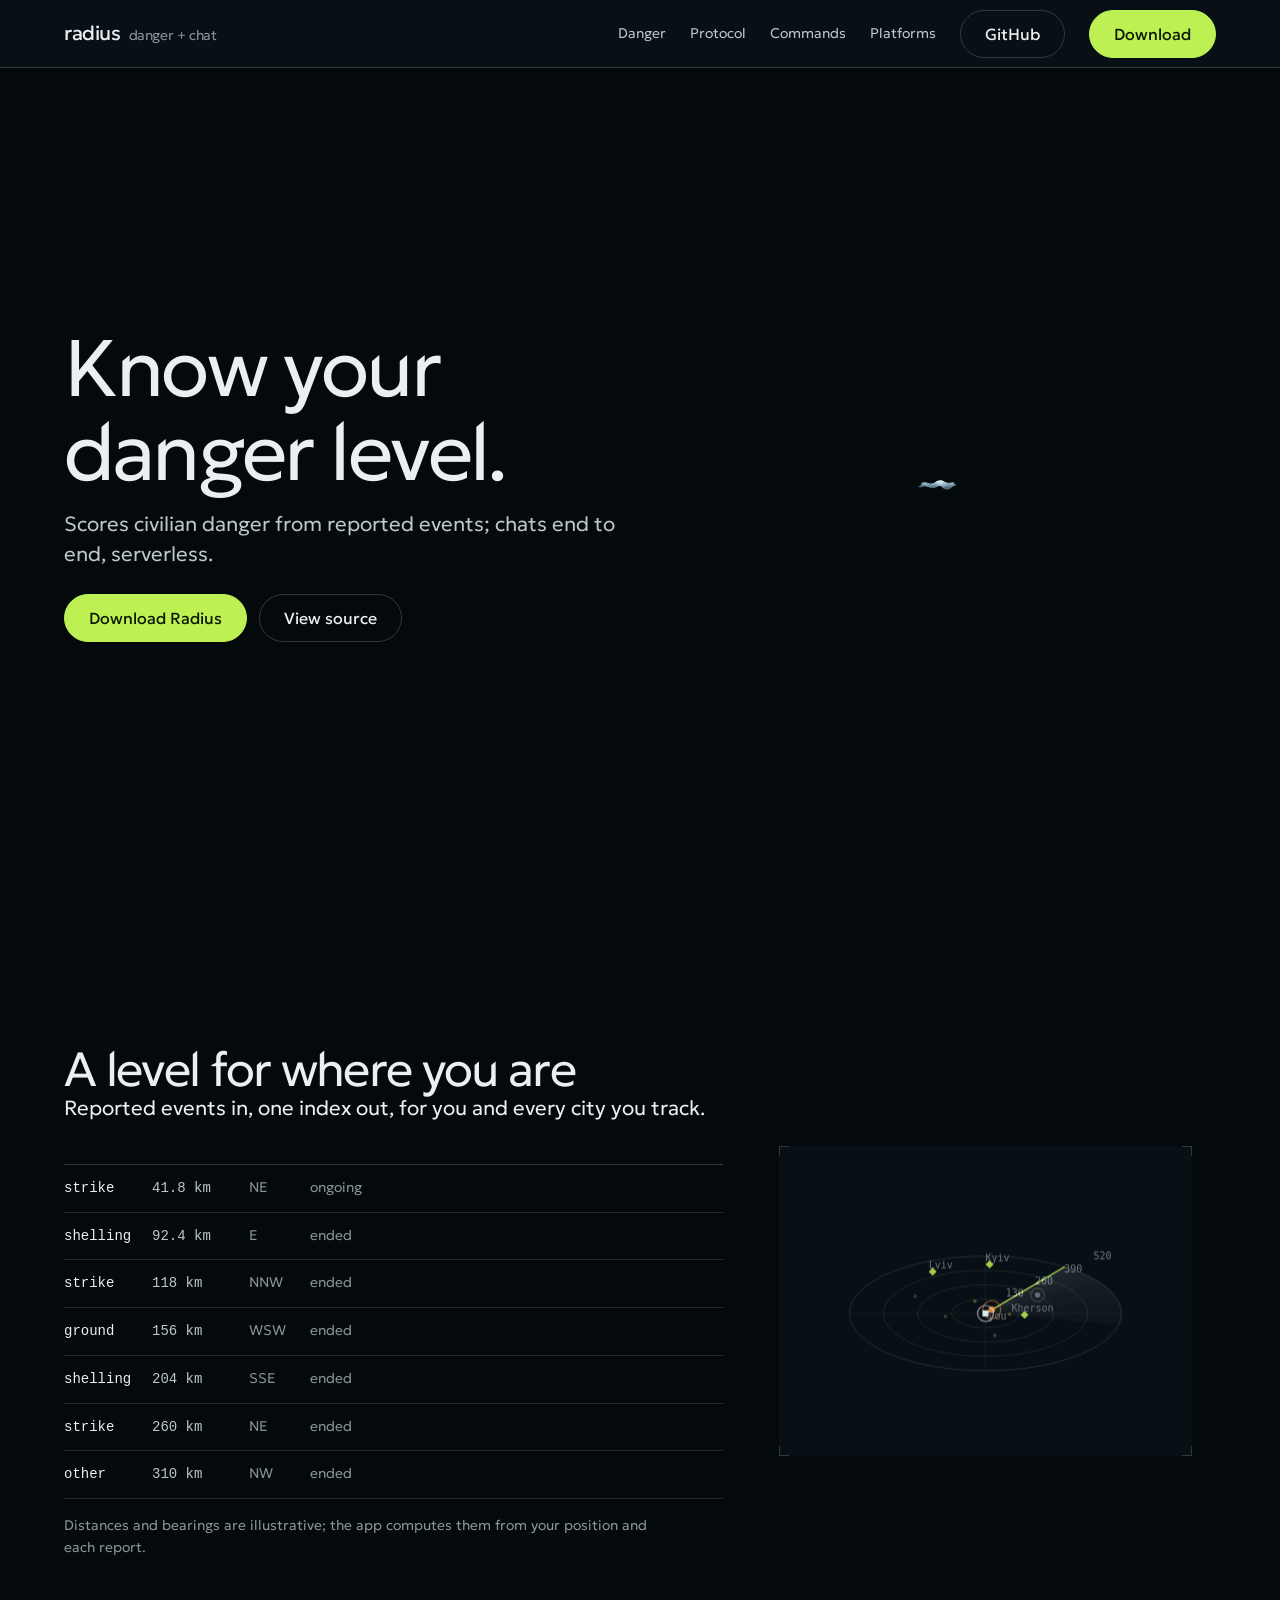
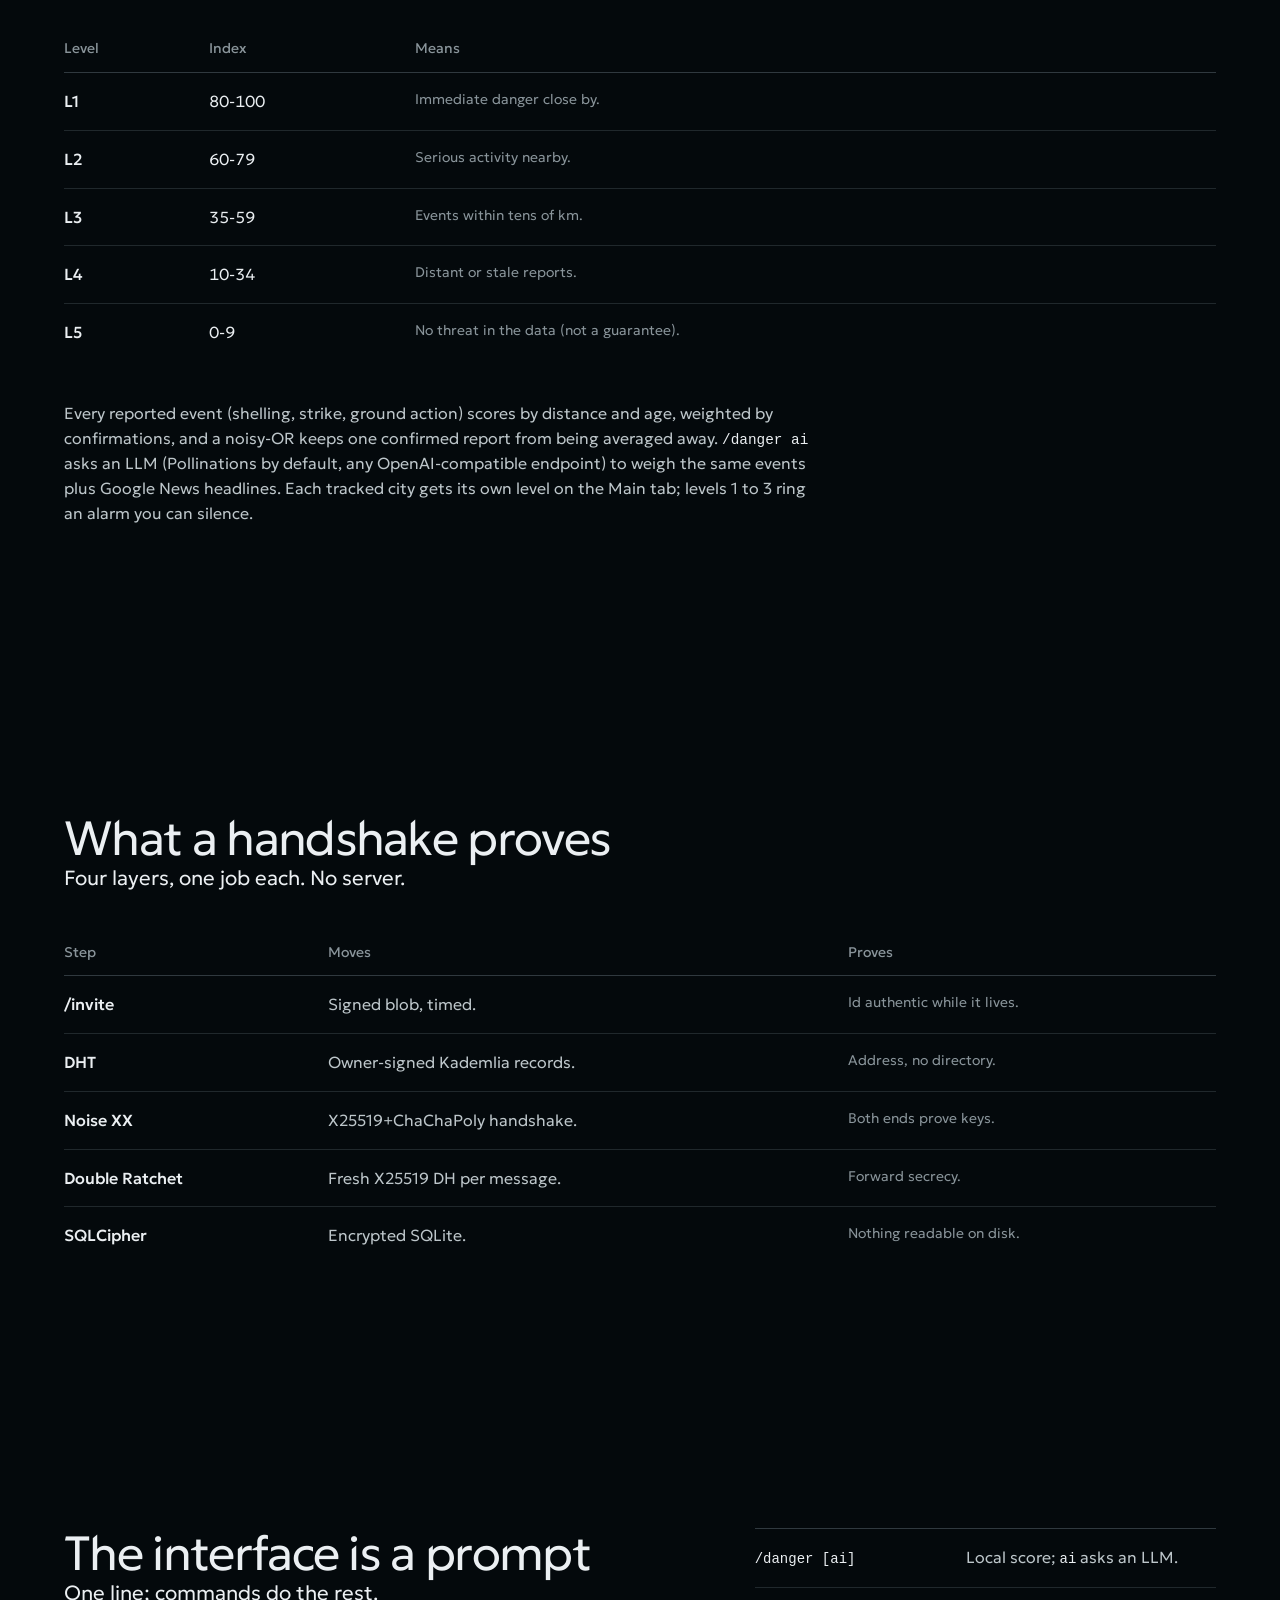
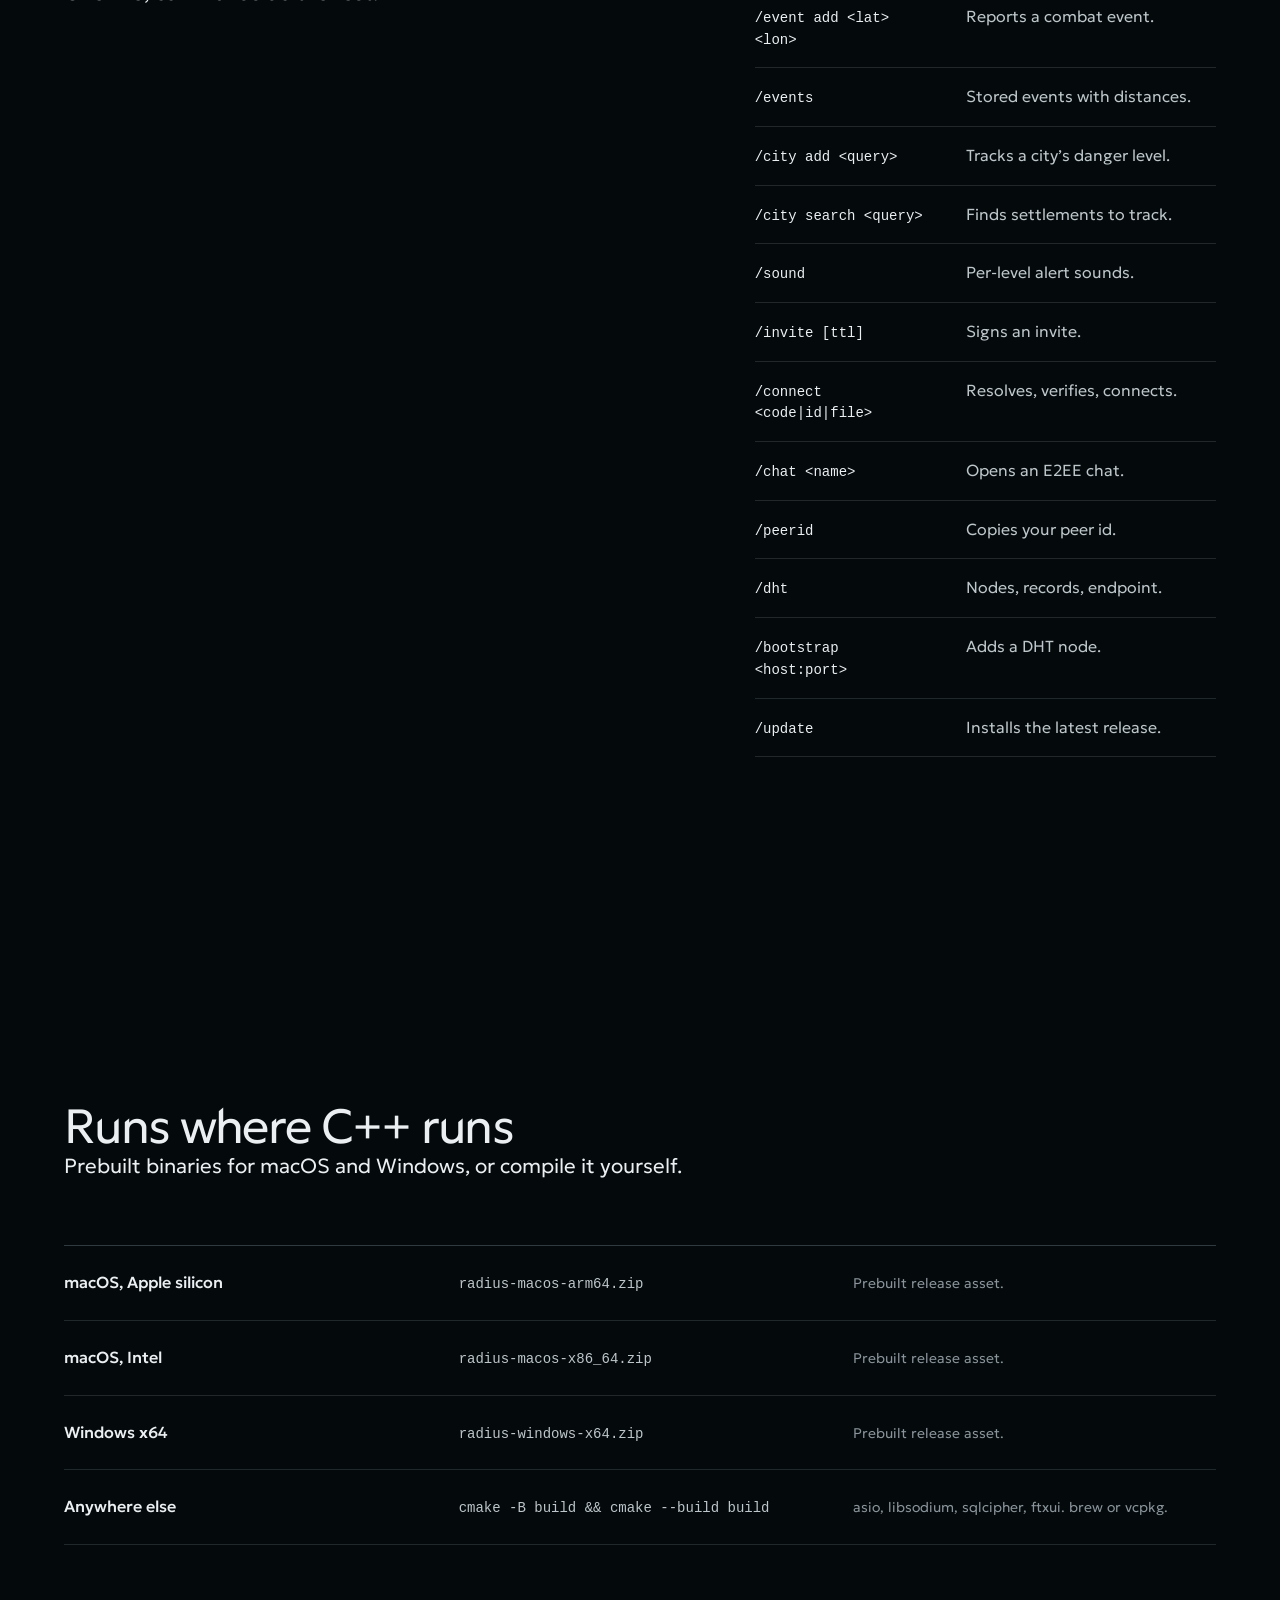
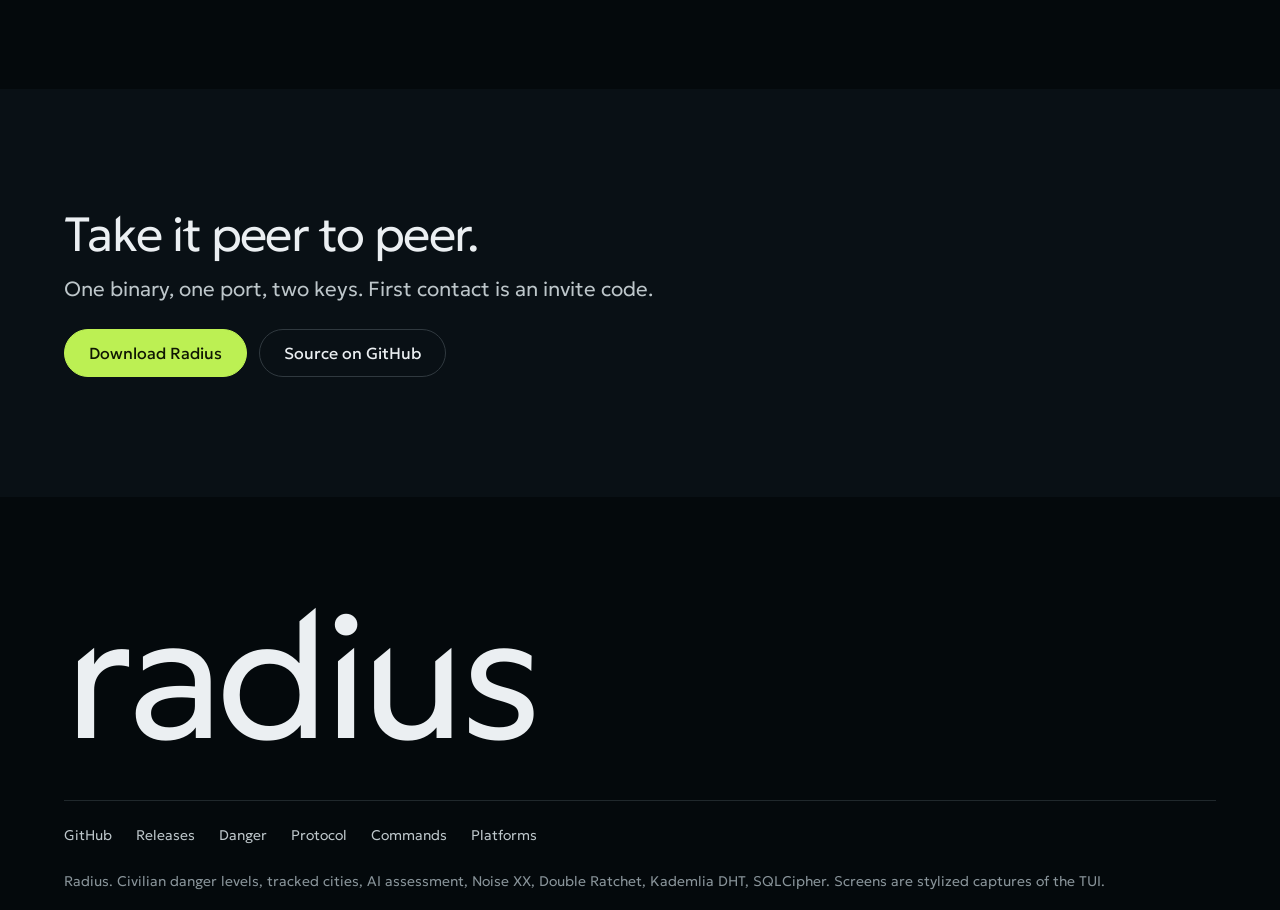
<file: landing/index.tmpl.html>
<!DOCTYPE html>
<html lang="en">
<head>
<meta charset="utf-8">
<meta name="viewport" content="width=device-width, initial-scale=1">
<title>Radius: danger monitor and E2EE chat for the terminal</title>
<meta name="description" content="Radius is a terminal app that scores civilian danger from reported combat events (five levels, tracked cities, optional AI assessment) and chats end-to-end over Noise XX, Double Ratchet and a Kademlia DHT. No servers, no accounts.">
<link rel="preconnect" href="https://fonts.googleapis.com">
<link rel="preconnect" href="https://fonts.gstatic.com" crossorigin>
<link href="https://fonts.googleapis.com/css2?family=Geologica:wght,CRSV,SHRP@200..500,0,0..100&display=swap" rel="stylesheet">
<link rel="stylesheet" href="./page.css">
<script>document.documentElement.classList.add('js');</script>
</head>
<body>
<a class="skip" href="#main">Skip to content</a>

<header class="nav">
  <div class="container nav__in">
    <a class="wordmark" href="#top" aria-label="Radius, back to top">radius<small>danger + chat</small></a>
    <nav class="nav__links" aria-label="Sections">
      <a href="#danger">Danger</a>
      <a href="#protocol">Protocol</a>
      <a href="#commands">Commands</a>
      <a href="#platforms">Platforms</a>
      <a class="btn btn--line" href="https://github.com/immersedin/enB" rel="noopener">GitHub</a>
      <a class="btn" href="https://github.com/immersedin/enB/releases" rel="noopener">Download</a>
    </nav>
  </div>
</header>

<main id="main">

  <!-- ============ hero: Settled ============ -->
  <section class="hero" id="top">
    <div class="container hero__grid">
      <div class="hero__copy" data-reveal>
        <h1>Know your danger level.</h1>
        <p class="lead">Scores civilian danger from reported events; chats end to end, serverless.</p>
        <div class="actions">
          <a class="btn" href="https://github.com/immersedin/enB/releases" rel="noopener">Download Radius</a>
          <a class="btn btn--line" href="https://github.com/immersedin/enB" rel="noopener">View source</a>
        </div>
      </div>
      <div class="hero__vis" data-reveal style="--i:1">
        <canvas class="cloud" id="cloud" aria-hidden="true"></canvas>
        <figure class="shot ticks" data-slot="main" data-kind="product" data-alt="The Radius Main tab: danger level L3 elevated with index 41, tracked cities and system state">
          <!--FRAG:main-->
        </figure>
      </div>
    </div>
  </section>

  <!-- ============ danger: radar + levels ============ -->
  <section class="section" id="danger">
    <div class="container grid-12">
      <div class="head-block" data-reveal>
        <h2>A level for where you are</h2>
        <p class="lead">Reported events in, one index out, for you and every city you track.</p>
        <ol class="radar-list">
          <li><span class="rk">strike</span><span class="rd">41.8 km</span><span class="rb">NE</span><span class="rn">ongoing</span></li>
          <li><span class="rk">shelling</span><span class="rd">92.4 km</span><span class="rb">E</span><span class="rn">ended</span></li>
          <li><span class="rk">strike</span><span class="rd">118 km</span><span class="rb">NNW</span><span class="rn">ended</span></li>
          <li><span class="rk">ground</span><span class="rd">156 km</span><span class="rb">WSW</span><span class="rn">ended</span></li>
          <li><span class="rk">shelling</span><span class="rd">204 km</span><span class="rb">SSE</span><span class="rn">ended</span></li>
          <li><span class="rk">strike</span><span class="rd">260 km</span><span class="rb">NE</span><span class="rn">ended</span></li>
          <li><span class="rk">other</span><span class="rd">310 km</span><span class="rb">NW</span><span class="rn">ended</span></li>
        </ol>
        <p class="radar-note">Distances and bearings are illustrative; the app computes them from your position and each report.</p>
      </div>
      <div class="body-block" data-reveal style="--i:1">
        <figure class="shot ticks radar-fig">
          <div class="radar-screen"><canvas class="radar" id="radar" aria-hidden="true"></canvas></div>
        </figure>
      </div>
    </div>
    <div class="container" style="margin-top: var(--space-2xl);" data-reveal>
      <table class="ptable lvls">
          <thead>
            <tr><th>Level</th><th>Index</th><th>Means</th></tr>
          </thead>
          <tbody>
            <tr>
              <td class="step lv-1">L1</td>
              <td class="num">80-100</td>
              <td class="proves">Immediate danger close by.</td>
            </tr>
            <tr>
              <td class="step lv-2">L2</td>
              <td class="num">60-79</td>
              <td class="proves">Serious activity nearby.</td>
            </tr>
            <tr>
              <td class="step lv-3">L3</td>
              <td class="num">35-59</td>
              <td class="proves">Events within tens of km.</td>
            </tr>
            <tr>
              <td class="step lv-4">L4</td>
              <td class="num">10-34</td>
              <td class="proves">Distant or stale reports.</td>
            </tr>
            <tr>
              <td class="step lv-5">L5</td>
              <td class="num">0-9</td>
              <td class="proves">No threat in the data (not a guarantee).</td>
            </tr>
          </tbody>
        </table>
        <p class="lvls-note">Every reported event (shelling, strike, ground action) scores by distance and age, weighted by confirmations, and a noisy-OR keeps one confirmed report from being averaged away. <code>/danger ai</code> asks an LLM (Pollinations by default, any OpenAI-compatible endpoint) to weigh the same events plus Google News headlines. Each tracked city gets its own level on the Main tab; levels 1 to 3 ring an alarm you can silence.</p>
    </div>
  </section>

  <!-- ============ protocol: table ============ -->
  <section class="section" id="protocol">
    <div class="container grid-12">
      <div class="head-block" data-reveal>
        <h2>What a handshake proves</h2>
        <p class="lead">Four layers, one job each. No server.</p>
      </div>
      <div class="body-block--full" data-reveal style="--i:1">
        <table class="ptable">
          <thead>
            <tr><th>Step</th><th>Moves</th><th>Proves</th></tr>
          </thead>
          <tbody>
            <tr>
              <td class="step">/invite</td>
              <td class="what">Signed blob, timed.</td>
              <td class="proves">Id authentic while it lives.</td>
            </tr>
            <tr>
              <td class="step">DHT</td>
              <td class="what">Owner-signed Kademlia records.</td>
              <td class="proves">Address, no directory.</td>
            </tr>
            <tr>
              <td class="step">Noise XX</td>
              <td class="what">X25519+ChaChaPoly handshake.</td>
              <td class="proves">Both ends prove keys.</td>
            </tr>
            <tr>
              <td class="step">Double Ratchet</td>
              <td class="what">Fresh X25519 DH per message.</td>
              <td class="proves">Forward secrecy.</td>
            </tr>
            <tr>
              <td class="step">SQLCipher</td>
              <td class="what">Encrypted SQLite.</td>
              <td class="proves">Nothing readable on disk.</td>
            </tr>
          </tbody>
        </table>
      </div>
    </div>
  </section>

  <!-- ============ commands: split ============ -->
  <section class="section section--tight" id="commands">
    <div class="container grid-12 split">
      <div class="head-block" data-reveal>
        <h2>The interface is a prompt</h2>
        <p class="lead">One line; commands do the rest.</p>
      </div>
      <div class="body-block" data-reveal style="--i:1">
        <div class="cmds">
          <div class="cmd"><code>/danger [ai]</code><p>Local score; <code>ai</code> asks an LLM.</p></div>
          <div class="cmd"><code>/event add &lt;lat&gt; &lt;lon&gt;</code><p>Reports a combat event.</p></div>
          <div class="cmd"><code>/events</code><p>Stored events with distances.</p></div>
          <div class="cmd"><code>/city add &lt;query&gt;</code><p>Tracks a city’s danger level.</p></div>
          <div class="cmd"><code>/city search &lt;query&gt;</code><p>Finds settlements to track.</p></div>
          <div class="cmd"><code>/sound</code><p>Per-level alert sounds.</p></div>
          <div class="cmd"><code>/invite [ttl]</code><p>Signs an invite.</p></div>
          <div class="cmd"><code>/connect &lt;code|id|file&gt;</code><p>Resolves, verifies, connects.</p></div>
          <div class="cmd"><code>/chat &lt;name&gt;</code><p>Opens an E2EE chat.</p></div>
          <div class="cmd"><code>/peerid</code><p>Copies your peer id.</p></div>
          <div class="cmd"><code>/dht</code><p>Nodes, records, endpoint.</p></div>
          <div class="cmd"><code>/bootstrap &lt;host:port&gt;</code><p>Adds a DHT node.</p></div>
          <div class="cmd"><code>/update</code><p>Installs the latest release.</p></div>
        </div>
      </div>
    </div>
    <div class="container" style="margin-top: var(--space-2xl);">
      <figure class="shot ticks" data-slot="help" data-kind="product" data-alt="The Radius console listing every slash command" data-reveal>
        <!--FRAG:help-->
      </figure>
    </div>
  </section>

  <!-- ============ platforms: rows ============ -->
  <section class="section" id="platforms">
    <div class="container">
      <div class="head-block" data-reveal style="max-width: 60ch;">
        <h2>Runs where C++ runs</h2>
        <p class="lead">Prebuilt binaries for macOS and Windows, or compile it yourself.</p>
      </div>
      <div style="margin-top: var(--space-2xl);" data-reveal>
        <div class="plats">
          <div class="plat">
            <div class="plat__name">macOS, Apple silicon</div>
            <div class="plat__artifact">radius-macos-arm64.zip</div>
            <div class="plat__need">Prebuilt release asset.</div>
          </div>
          <div class="plat">
            <div class="plat__name">macOS, Intel</div>
            <div class="plat__artifact">radius-macos-x86_64.zip</div>
            <div class="plat__need">Prebuilt release asset.</div>
          </div>
          <div class="plat">
            <div class="plat__name">Windows x64</div>
            <div class="plat__artifact">radius-windows-x64.zip</div>
            <div class="plat__need">Prebuilt release asset.</div>
          </div>
          <div class="plat">
            <div class="plat__name">Anywhere else</div>
            <div class="plat__artifact">cmake -B build &amp;&amp; cmake --build build</div>
            <div class="plat__need">asio, libsodium, sqlcipher, ftxui. brew or vcpkg.</div>
          </div>
        </div>
      </div>
    </div>
  </section>

  <!-- ============ close: band ============ -->
  <section class="band">
    <div class="container grid-12 close">
      <div class="head-block" data-reveal>
        <h2>Take it peer to peer.</h2>
        <p class="lead">One binary, one port, two keys. First contact is an invite code.</p>
        <div class="actions">
          <a class="btn" href="https://github.com/immersedin/enB/releases" rel="noopener">Download Radius</a>
          <a class="btn btn--line" href="https://github.com/immersedin/enB" rel="noopener">Source on GitHub</a>
        </div>
      </div>
      <div class="body-block" data-reveal style="--i:1">
        <figure class="shot ticks" data-slot="chat" data-kind="product" data-alt="The Radius Chats tab: bob online, two end-to-end encrypted messages exchanged">
          <!--FRAG:chat-a-->
        </figure>
      </div>
    </div>
  </section>

</main>

<footer>
  <div class="container">
    <p class="mast">radius</p>
    <div class="foot-links">
      <a href="https://github.com/immersedin/enB" rel="noopener">GitHub</a>
      <a href="https://github.com/immersedin/enB/releases" rel="noopener">Releases</a>
      <a href="#danger">Danger</a>
      <a href="#protocol">Protocol</a>
      <a href="#commands">Commands</a>
      <a href="#platforms">Platforms</a>
    </div>
    <p class="foot-note">Radius. Civilian danger levels, tracked cities, AI assessment, Noise XX, Double Ratchet, Kademlia DHT, SQLCipher. Screens are stylized captures of the TUI.</p>
  </div>
</footer>

<script src="./cloud.js" defer></script>
<script src="./radar.js" defer></script>
<script>
window.hallmarkSlots = (m) => { for (const [k, v] of Object.entries(m)) { const s = document.querySelector(`[data-slot="${k}"]`); if (!s) continue; const im = new Image(); im.src = typeof v === 'string' ? v : v.src; im.alt = (typeof v === 'object' && v.alt) || s.dataset.alt || ''; s.querySelectorAll(':scope > img').forEach((o) => o.remove()); s.prepend(im); } };
document.querySelectorAll('[data-slot] img').forEach((i) => { if (i.complete && !i.naturalWidth) i.remove(); else i.addEventListener('error', () => i.remove(), { once: true }); });

const io = new IntersectionObserver((es) => es.forEach((e) => { if (e.isIntersecting) { e.target.classList.add('is-in'); io.unobserve(e.target); } }), { rootMargin: '0px 0px -10% 0px' });
document.querySelectorAll('[data-reveal]').forEach((el) => io.observe(el));
</script>
</body>
</html>
</file>
<file: landing/page.css>
/* Hallmark · shape: Split Studio · genre: modern-minimal · theme: Vantage (by request) · job: try · draw: 31d6b6
 * hero: Settled · nav: slab · footer: mast · imagery: the product, captured live · signature: a swept point cloud of the network behind a real E2EE session · vantage: terrain/steel
 * axes: dark/grotesk-sans/chromatic-lime · posture: restrained · contrast: pass · fold: pass · v2.0.0 */
/* Hallmark · pre-emit critique: P4 H4 E4 S4 R4 V4 · weakest: S, any dev tool could claim peer-to-peer; led with the real captured session and the network-as-points idea instead of a stock dashboard */
/* Hallmark · dismissed 58 · the page count includes captured terminal text inside data-slot figures, which the render tier excludes; prose is well under budget */
@import url("./tokens.css");
@import url("./base.css");

:root {
  --font-mono: ui-monospace, "SF Mono", Menlo, Consolas, monospace;
  /* captured terminal palette, mapped onto the theme's neutrals */
  --scr-cyan: oklch(80% 0.09 210);
  --scr-yellow: oklch(84% 0.13 95);
  --scr-magenta: oklch(70% 0.15 330);
  --scr-blue: oklch(70% 0.11 250);
  --scr-red: oklch(66% 0.17 25);
  --scr-black: oklch(45% 0.02 240);
  --scr-green: var(--color-accent);
  --scr-gray: var(--color-muted);
  --scr-white: var(--color-ink);
  /* danger levels, mirroring the TUI's level colors */
  --lvl-1: oklch(66% 0.17 25);
  --lvl-2: oklch(72% 0.15 55);
  --lvl-3: oklch(84% 0.13 95);
  --lvl-4: oklch(76% 0.13 150);
  --lvl-5: var(--color-muted);
  --nav-h: 68px;
}

html { scroll-behavior: smooth; }
body { font-weight: 300; font-variation-settings: "SHRP" 0; }
h1, h2, h3 { font-variation-settings: "SHRP" 100; }

::selection { background: color-mix(in oklab, var(--color-accent) 22%, transparent); }

.skip {
  position: absolute; left: var(--space-md); top: calc(-1 * var(--space-3xl));
  z-index: var(--z-toast); padding: var(--space-xs) var(--space-md);
  background: var(--color-ink); color: var(--color-paper);
}
.skip:focus-visible { top: var(--space-md); }

/* ---------- nav: slab ---------- */
.nav {
  position: sticky; top: 0; z-index: var(--z-sticky-nav);
  height: var(--nav-h);
  background: var(--color-paper-2);
  border-bottom: var(--rule-hair) solid var(--color-rule-2);
}
.nav__in {
  height: 100%;
  display: flex; align-items: center; gap: var(--space-lg);
}
.wordmark {
  font-family: var(--font-display); font-weight: 400;
  font-size: var(--text-lg); letter-spacing: -0.02em;
  color: var(--color-ink); text-decoration: none;
  white-space: nowrap;
}
.wordmark small {
  font-weight: 300; color: var(--color-muted);
  font-size: var(--text-sm); margin-left: var(--space-xs);
}
.nav__links { margin-left: auto; display: flex; align-items: center; gap: var(--space-lg); }
.nav__links a:not(.btn) {
  color: var(--color-ink-2); text-decoration: none;
  font-size: var(--text-sm);
}
.nav__links a:not(.btn):hover { color: var(--color-ink); }
.nav__links a.btn { color: var(--color-accent-ink); }
.nav__links a.btn--line { color: var(--color-ink); }

/* ---------- buttons: theme controls ---------- */
.btn {
  display: inline-flex; align-items: center; gap: var(--space-xs);
  min-height: 48px; padding: 0 var(--space-lg);
  border: 1px solid var(--color-accent);
  border-radius: var(--radius-pill);
  background: var(--color-accent); color: var(--color-accent-ink);
  font: 400 var(--text-md)/1 var(--font-body);
  white-space: nowrap; text-decoration: none; cursor: pointer;
  transition: background-color var(--dur-short) var(--ease-out),
              transform var(--dur-micro) var(--ease-out);
}
.btn:hover { background: var(--color-accent-hi); }
.btn:active { transform: translateY(1px); }
.btn:focus-visible { outline: 2px solid var(--color-focus); outline-offset: 2px; }
.btn--line {
  background: transparent; color: var(--color-ink);
  border-color: var(--color-rule-2);
}
.btn--line:hover { background: var(--color-paper-3); }
.actions { display: flex; flex-wrap: wrap; gap: var(--space-sm); margin-top: var(--space-lg); }

/* ---------- hero: Settled ---------- */
.hero {
  min-height: calc(100dvh - var(--nav-h));
  display: flex; align-items: center;
  padding-block: var(--space-lg);
}
.hero__grid {
  display: grid;
  grid-template-columns: repeat(12, minmax(0, 1fr));
  gap: var(--gap-columns);
  align-items: center;
  width: 100%;
}
.hero__copy { grid-column: 1 / 7; }
.hero__copy .lead { margin-top: var(--space-md); color: var(--color-ink-2); }
.hero__vis { grid-column: 7 / 13; position: relative; }

.cloud {
  position: absolute; inset: -4%;
  width: 108%; height: 108%;
  pointer-events: none;
  -webkit-mask-image: radial-gradient(ellipse 62% 58% at 50% 46%, var(--color-ink) 30%, transparent 78%);
  mask-image: radial-gradient(ellipse 62% 58% at 50% 46%, var(--color-ink) 30%, transparent 78%);
}

.shot { position: relative; z-index: var(--z-raised); margin: var(--space-md) var(--space-lg); }
.shot .scr {
  margin: 0; padding: var(--space-sm) var(--space-md);
  font-family: var(--font-mono);
  font-size: 8.5px; line-height: 12px;
  color: var(--scr-white);
  background: var(--color-paper-2);
  border-radius: var(--radius-card);
  overflow: hidden;
}

/* corner-tick frame (theme material) */
.ticks { position: relative; }
.ticks::before, .ticks::after {
  content: ""; position: absolute; inset: 0; pointer-events: none;
  border: var(--rule-hair) solid var(--color-rule-2);
  -webkit-mask: conic-gradient(at var(--tick) var(--tick), transparent 75%, var(--color-ink) 0) 0 0 / calc(100% - var(--tick)) calc(100% - var(--tick));
  mask: conic-gradient(at var(--tick) var(--tick), transparent 75%, var(--color-ink) 0) 0 0 / calc(100% - var(--tick)) calc(100% - var(--tick));
}

/* captured-screen colours */
.scr .k-cyan { color: var(--scr-cyan); }
.scr .k-yellow { color: var(--scr-yellow); }
.scr .k-magenta { color: var(--scr-magenta); }
.scr .k-blue { color: var(--scr-blue); }
.scr .k-red { color: var(--scr-red); }
.scr .k-black { color: var(--scr-black); }
.scr .k-green { color: var(--scr-green); }
.scr .k-gray { color: var(--scr-gray); }
.scr .k-white { color: var(--scr-white); }
.scr .k-b, .scr strong { font-weight: 500; }

/* ---------- sections ---------- */
.section { padding-block: var(--section-gap); }
.section--tight { padding-block: var(--section-gap-s); }
.band {
  background: var(--color-paper-2);
  color: var(--color-ink);
  padding-block: var(--section-gap-s);
}
.grid-12 {
  display: grid;
  grid-template-columns: repeat(12, minmax(0, 1fr));
  gap: var(--gap-columns);
}
.head-block { grid-column: 1 / 8; }
.body-block { grid-column: 8 / 13; align-self: center; }
.body-block--wide { grid-column: 6 / 13; align-self: center; }
.body-block--full { grid-column: 1 / 13; align-self: center; }

.split .grid-12 { align-items: center; }

/* protocol table */
.ptable { width: 100%; border-collapse: collapse; }
.ptable th {
  text-align: left; font-weight: 400; font-size: var(--text-sm);
  color: var(--color-muted); padding: var(--space-md) var(--space-md) var(--space-sm) 0;
  border-bottom: var(--rule-hair) solid var(--color-rule-2);
}
.ptable td {
  padding: var(--space-md) var(--space-md) var(--space-md) 0;
  border-bottom: var(--rule-hair) solid var(--color-rule);
  vertical-align: top;
}
.ptable tr:last-child td { border-bottom: 0; }
.ptable .step { font-weight: 500; color: var(--color-ink); white-space: nowrap; }
.ptable .what { color: var(--color-ink-2); }
.ptable .proves { color: var(--color-muted); font-size: var(--text-sm); }
.ptable td.num, .ptable .num { font-variant-numeric: tabular-nums; }
.lv-1 { color: var(--lvl-1); }
.lv-2 { color: var(--lvl-2); }
.lv-3 { color: var(--lvl-3); }
.lv-4 { color: var(--lvl-4); }
.lv-5 { color: var(--lvl-5); }
.lvls-note {
  margin-top: var(--space-xl); max-width: 68ch;
  color: var(--color-ink-2); font-size: var(--text-md);
}
.lvls-note code {
  font-family: var(--font-mono); font-size: 0.9em; color: var(--color-ink);
}

/* radar scope + analysis list */
.radar-fig { margin: var(--space-md) var(--space-lg); }
.radar-screen {
  background: var(--color-paper-2);
  border-radius: var(--radius-card);
  overflow: hidden;
  aspect-ratio: 4 / 3;
}
canvas.radar { width: 100%; height: 100%; display: block; }
.radar-list {
  list-style: none; margin: var(--space-xl) 0 0; padding: 0;
  border-top: var(--rule-hair) solid var(--color-rule-2);
}
.radar-list li {
  display: grid;
  grid-template-columns: 8ch 9ch 5ch minmax(0, 1fr);
  gap: var(--space-md);
  padding: var(--space-sm) 0;
  border-bottom: var(--rule-hair) solid var(--color-rule);
  font-size: var(--text-sm);
  align-items: baseline;
}
.radar-list .rk { font-family: var(--font-mono); color: var(--color-ink); }
.radar-list .rd {
  font-family: var(--font-mono); color: var(--color-ink-2);
  font-variant-numeric: tabular-nums;
}
.radar-list .rb { color: var(--color-muted); }
.radar-list .rn { color: var(--color-muted); }
.radar-note {
  margin-top: var(--space-md); color: var(--color-muted);
  font-size: var(--text-sm);
}
@media (max-width: 40rem) {
  .radar-list li { grid-template-columns: 7ch 8ch 4ch minmax(0, 1fr); gap: var(--space-sm); }
}

/* command index rows */
.cmds { border-top: var(--rule-hair) solid var(--color-rule-2); }
.cmd {
  display: grid;
  grid-template-columns: minmax(0, 5fr) minmax(0, 7fr);
  gap: var(--gap-columns);
  padding-block: var(--space-md);
  border-bottom: var(--rule-hair) solid var(--color-rule);
  align-items: baseline;
}
.cmd code {
  font-family: var(--font-mono); font-size: var(--text-sm);
  color: var(--color-ink); font-weight: 400;
}
.cmd p { color: var(--color-ink-2); font-size: var(--text-md); }

/* platform rows */
.plats { border-top: var(--rule-hair) solid var(--color-rule-2); }
.plat {
  display: grid;
  grid-template-columns: repeat(12, minmax(0, 1fr));
  gap: var(--gap-columns);
  padding-block: var(--space-lg);
  border-bottom: var(--rule-hair) solid var(--color-rule);
  align-items: baseline;
}
.plat__name { grid-column: 1 / 5; font-weight: 500; color: var(--color-ink); }
.plat__artifact {
  grid-column: 5 / 9;
  font-family: var(--font-mono); font-size: var(--text-sm);
  color: var(--color-ink-2); overflow-wrap: anywhere;
}
.plat__need { grid-column: 9 / 13; color: var(--color-muted); font-size: var(--text-sm); }

/* close band */
.close__grid { align-items: center; }
.close h2 { max-width: 16ch; }
.close .lead { margin-top: var(--space-md); color: var(--color-ink-2); }
.close .shot { margin: 0; }
.close .shot .scr { font-size: 8px; line-height: 10px; }

/* footer: mast */
footer { padding-block: var(--space-3xl) var(--space-xl); }
.mast {
  font-family: var(--font-display); font-weight: var(--display-weight);
  font-variation-settings: "SHRP" 100;
  font-size: clamp(4rem, 14vw, 11rem);
  letter-spacing: var(--tracking-display); line-height: 0.95;
  color: var(--color-ink); margin: 0;
}
.mast { color: var(--color-ink); }
.foot-links {
  display: flex; flex-wrap: wrap; gap: var(--space-lg);
  margin-top: var(--space-xl); padding-top: var(--space-lg);
  border-top: var(--rule-hair) solid var(--color-rule);
}
.foot-links a { color: var(--color-ink-2); text-decoration: none; font-size: var(--text-sm); }
.foot-links a:hover { color: var(--color-ink); }
.foot-note {
  margin-top: var(--space-lg); color: var(--color-muted); font-size: var(--text-sm);
}

/* one reveal, theme-permitted */
.js [data-reveal] {
  opacity: 0; transform: translateY(8px);
  transition: opacity var(--dur-long) var(--ease-out),
              transform var(--dur-long) var(--ease-out);
  transition-delay: calc(var(--i, 0) * 45ms);
}
.js [data-reveal].is-in { opacity: 1; transform: none; }
@media (prefers-reduced-motion: reduce) {
  .js [data-reveal] { opacity: 1; transform: none; transition: none; }
}

/* ---------- responsive ---------- */
@media (max-width: 60rem) {
  .hero { min-height: 0; padding-block: var(--section-gap); }
  .hero__copy { grid-column: 1 / 13; }
  .hero__vis { grid-column: 1 / 13; margin-top: var(--space-xl); }
  .head-block, .body-block, .body-block--wide, .body-block--full { grid-column: 1 / 13; }
  .body-block, .body-block--wide, .body-block--full { margin-top: var(--space-lg); }
  .cmd, .plat { grid-template-columns: minmax(0, 1fr); gap: var(--space-xs); }
  .cmd code { font-size: var(--text-md); }
  .plat__name, .plat__artifact, .plat__need { grid-column: 1 / 13; }
  .close .shot { margin-top: var(--space-xl); }
}
@media (max-width: 60rem) {
  .ptable th, .ptable td { padding: var(--space-sm) var(--space-xs) var(--space-sm) 0; }
  .ptable .step { white-space: normal; }
}

@media (max-width: 40rem) {
  .scr { font-size: 7.5px; line-height: 9.5px; }
  .close .shot .scr { font-size: 6.8px; line-height: 8.6px; }
  .nav__links a:not(.btn) { display: none; }
  .wordmark small { display: none; }
}
</file>
